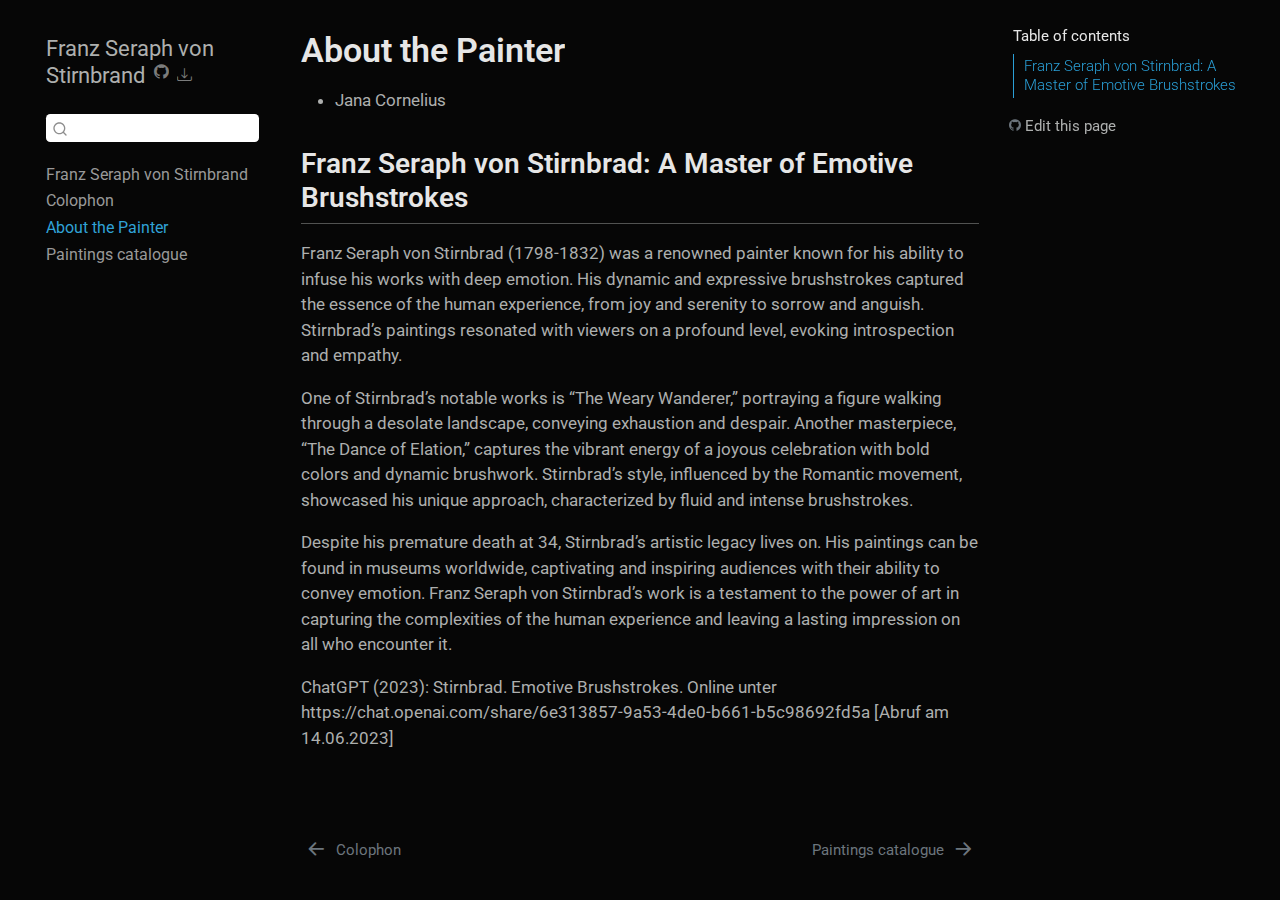
<file: docs/collection003.html>
<!DOCTYPE html>
<html xmlns="http://www.w3.org/1999/xhtml" lang="en" xml:lang="en"><head>

<meta charset="utf-8">
<meta name="generator" content="quarto-1.3.287">

<meta name="viewport" content="width=device-width, initial-scale=1.0, user-scalable=yes">


<title>Franz Seraph von Stirnbrand - About the Painter</title>
<style>
code{white-space: pre-wrap;}
span.smallcaps{font-variant: small-caps;}
div.columns{display: flex; gap: min(4vw, 1.5em);}
div.column{flex: auto; overflow-x: auto;}
div.hanging-indent{margin-left: 1.5em; text-indent: -1.5em;}
ul.task-list{list-style: none;}
ul.task-list li input[type="checkbox"] {
  width: 0.8em;
  margin: 0 0.8em 0.2em -1em; /* quarto-specific, see https://github.com/quarto-dev/quarto-cli/issues/4556 */ 
  vertical-align: middle;
}
</style>


<script src="site_libs/quarto-nav/quarto-nav.js"></script>
<script src="site_libs/quarto-nav/headroom.min.js"></script>
<script src="site_libs/clipboard/clipboard.min.js"></script>
<script src="site_libs/quarto-search/autocomplete.umd.js"></script>
<script src="site_libs/quarto-search/fuse.min.js"></script>
<script src="site_libs/quarto-search/quarto-search.js"></script>
<meta name="quarto:offset" content="./">
<link href="./paintings_stirnbrand.html" rel="next">
<link href="./colophon.html" rel="prev">
<script src="site_libs/quarto-html/quarto.js"></script>
<script src="site_libs/quarto-html/popper.min.js"></script>
<script src="site_libs/quarto-html/tippy.umd.min.js"></script>
<script src="site_libs/quarto-html/anchor.min.js"></script>
<link href="site_libs/quarto-html/tippy.css" rel="stylesheet">
<link href="site_libs/quarto-html/quarto-syntax-highlighting-dark.css" rel="stylesheet" id="quarto-text-highlighting-styles">
<script src="site_libs/bootstrap/bootstrap.min.js"></script>
<link href="site_libs/bootstrap/bootstrap-icons.css" rel="stylesheet">
<link href="site_libs/bootstrap/bootstrap.min.css" rel="stylesheet" id="quarto-bootstrap" data-mode="dark">
<script id="quarto-search-options" type="application/json">{
  "location": "sidebar",
  "copy-button": false,
  "collapse-after": 3,
  "panel-placement": "start",
  "type": "textbox",
  "limit": 20,
  "language": {
    "search-no-results-text": "No results",
    "search-matching-documents-text": "matching documents",
    "search-copy-link-title": "Copy link to search",
    "search-hide-matches-text": "Hide additional matches",
    "search-more-match-text": "more match in this document",
    "search-more-matches-text": "more matches in this document",
    "search-clear-button-title": "Clear",
    "search-detached-cancel-button-title": "Cancel",
    "search-submit-button-title": "Submit"
  }
}</script>
<script async="" src="https://hypothes.is/embed.js"></script>


</head>

<body class="nav-sidebar floating">

<div id="quarto-search-results"></div>
  <header id="quarto-header" class="headroom fixed-top">
  <nav class="quarto-secondary-nav">
    <div class="container-fluid d-flex">
      <button type="button" class="quarto-btn-toggle btn" data-bs-toggle="collapse" data-bs-target="#quarto-sidebar,#quarto-sidebar-glass" aria-controls="quarto-sidebar" aria-expanded="false" aria-label="Toggle sidebar navigation" onclick="if (window.quartoToggleHeadroom) { window.quartoToggleHeadroom(); }">
        <i class="bi bi-layout-text-sidebar-reverse"></i>
      </button>
      <nav class="quarto-page-breadcrumbs" aria-label="breadcrumb"><ol class="breadcrumb"><li class="breadcrumb-item"><a href="./collection003.html"><span class="chapter-number">3</span>&nbsp; <span class="chapter-title">About the Painter</span></a></li></ol></nav>
      <a class="flex-grow-1" role="button" data-bs-toggle="collapse" data-bs-target="#quarto-sidebar,#quarto-sidebar-glass" aria-controls="quarto-sidebar" aria-expanded="false" aria-label="Toggle sidebar navigation" onclick="if (window.quartoToggleHeadroom) { window.quartoToggleHeadroom(); }">      
      </a>
      <button type="button" class="btn quarto-search-button" aria-label="Search" onclick="window.quartoOpenSearch();">
        <i class="bi bi-search"></i>
      </button>
    </div>
  </nav>
</header>
<!-- content -->
<div id="quarto-content" class="quarto-container page-columns page-rows-contents page-layout-article">
<!-- sidebar -->
  <nav id="quarto-sidebar" class="sidebar collapse collapse-horizontal sidebar-navigation floating overflow-auto">
    <div class="pt-lg-2 mt-2 text-left sidebar-header">
    <div class="sidebar-title mb-0 py-0">
      <a href="./">Franz Seraph von Stirnbrand</a> 
        <div class="sidebar-tools-main">
    <a href="https://github.com/Janacnl/catalogue-003" title="Source Code" class="quarto-navigation-tool px-1" aria-label="Source Code"><i class="bi bi-github"></i></a>
    <div class="dropdown">
      <a href="" title="Download" id="quarto-navigation-tool-dropdown-0" class="quarto-navigation-tool dropdown-toggle px-1" data-bs-toggle="dropdown" aria-expanded="false" aria-label="Download"><i class="bi bi-download"></i></a>
      <ul class="dropdown-menu" aria-labelledby="quarto-navigation-tool-dropdown-0">
          <li>
            <a class="dropdown-item sidebar-tools-main-item" href="./Franz-Seraph-von-Stirnbrand.pdf">
              <i class="bi bi-bi-file-pdf pe-1"></i>
            Download PDF
            </a>
          </li>
          <li>
            <a class="dropdown-item sidebar-tools-main-item" href="./Franz-Seraph-von-Stirnbrand.docx">
              <i class="bi bi-bi-file-word pe-1"></i>
            Download Docx
            </a>
          </li>
          <li>
            <a class="dropdown-item sidebar-tools-main-item" href="./Franz-Seraph-von-Stirnbrand.epub">
              <i class="bi bi-bi-journal pe-1"></i>
            Download ePub
            </a>
          </li>
      </ul>
    </div>
</div>
    </div>
      </div>
        <div class="mt-2 flex-shrink-0 align-items-center">
        <div class="sidebar-search">
        <div id="quarto-search" class="" title="Search"></div>
        </div>
        </div>
    <div class="sidebar-menu-container"> 
    <ul class="list-unstyled mt-1">
        <li class="sidebar-item">
  <div class="sidebar-item-container"> 
  <a href="./index.html" class="sidebar-item-text sidebar-link"><span class="chapter-title">Franz Seraph von Stirnbrand</span></a>
  </div>
</li>
        <li class="sidebar-item">
  <div class="sidebar-item-container"> 
  <a href="./colophon.html" class="sidebar-item-text sidebar-link"><span class="chapter-title">Colophon</span></a>
  </div>
</li>
        <li class="sidebar-item">
  <div class="sidebar-item-container"> 
  <a href="./collection003.html" class="sidebar-item-text sidebar-link active"><span class="chapter-title">About the Painter</span></a>
  </div>
</li>
        <li class="sidebar-item">
  <div class="sidebar-item-container"> 
  <a href="./paintings_stirnbrand.html" class="sidebar-item-text sidebar-link"><span class="chapter-title">Paintings catalogue</span></a>
  </div>
</li>
    </ul>
    </div>
</nav>
<div id="quarto-sidebar-glass" data-bs-toggle="collapse" data-bs-target="#quarto-sidebar,#quarto-sidebar-glass"></div>
<!-- margin-sidebar -->
    <div id="quarto-margin-sidebar" class="sidebar margin-sidebar">
        <nav id="TOC" role="doc-toc" class="toc-active">
    <h2 id="toc-title">Table of contents</h2>
   
  <ul>
  <li><a href="#franz-seraph-von-stirnbrad-a-master-of-emotive-brushstrokes" id="toc-franz-seraph-von-stirnbrad-a-master-of-emotive-brushstrokes" class="nav-link active" data-scroll-target="#franz-seraph-von-stirnbrad-a-master-of-emotive-brushstrokes">Franz Seraph von Stirnbrad: A Master of Emotive Brushstrokes</a></li>
  </ul>
<div class="toc-actions"><div><i class="bi bi-github"></i></div><div class="action-links"><p><a href="https://github.com/Janacnl/catalogue-003/edit/main/collection003.qmd" class="toc-action">Edit this page</a></p></div></div></nav>
    </div>
<!-- main -->
<main class="content" id="quarto-document-content">

<header id="title-block-header" class="quarto-title-block default">
<div class="quarto-title">
<h1 class="title"><span class="chapter-title">About the Painter</span></h1>
</div>



<div class="quarto-title-meta">

    
  
    
  </div>
  

</header>

<ul>
<li>Jana Cornelius</li>
</ul>
<section id="franz-seraph-von-stirnbrad-a-master-of-emotive-brushstrokes" class="level2">
<h2 class="anchored" data-anchor-id="franz-seraph-von-stirnbrad-a-master-of-emotive-brushstrokes">Franz Seraph von Stirnbrad: A Master of Emotive Brushstrokes</h2>
<p>Franz Seraph von Stirnbrad (1798-1832) was a renowned painter known for his ability to infuse his works with deep emotion. His dynamic and expressive brushstrokes captured the essence of the human experience, from joy and serenity to sorrow and anguish. Stirnbrad’s paintings resonated with viewers on a profound level, evoking introspection and empathy.</p>
<p>One of Stirnbrad’s notable works is “The Weary Wanderer,” portraying a figure walking through a desolate landscape, conveying exhaustion and despair. Another masterpiece, “The Dance of Elation,” captures the vibrant energy of a joyous celebration with bold colors and dynamic brushwork. Stirnbrad’s style, influenced by the Romantic movement, showcased his unique approach, characterized by fluid and intense brushstrokes.</p>
<p>Despite his premature death at 34, Stirnbrad’s artistic legacy lives on. His paintings can be found in museums worldwide, captivating and inspiring audiences with their ability to convey emotion. Franz Seraph von Stirnbrad’s work is a testament to the power of art in capturing the complexities of the human experience and leaving a lasting impression on all who encounter it.</p>
<p>ChatGPT (2023): Stirnbrad. Emotive Brushstrokes. Online unter https://chat.openai.com/share/6e313857-9a53-4de0-b661-b5c98692fd5a [Abruf am 14.06.2023]</p>


</section>

</main> <!-- /main -->
<script id="quarto-html-after-body" type="application/javascript">
window.document.addEventListener("DOMContentLoaded", function (event) {
  const toggleBodyColorMode = (bsSheetEl) => {
    const mode = bsSheetEl.getAttribute("data-mode");
    const bodyEl = window.document.querySelector("body");
    if (mode === "dark") {
      bodyEl.classList.add("quarto-dark");
      bodyEl.classList.remove("quarto-light");
    } else {
      bodyEl.classList.add("quarto-light");
      bodyEl.classList.remove("quarto-dark");
    }
  }
  const toggleBodyColorPrimary = () => {
    const bsSheetEl = window.document.querySelector("link#quarto-bootstrap");
    if (bsSheetEl) {
      toggleBodyColorMode(bsSheetEl);
    }
  }
  toggleBodyColorPrimary();  
  const icon = "";
  const anchorJS = new window.AnchorJS();
  anchorJS.options = {
    placement: 'right',
    icon: icon
  };
  anchorJS.add('.anchored');
  const isCodeAnnotation = (el) => {
    for (const clz of el.classList) {
      if (clz.startsWith('code-annotation-')) {                     
        return true;
      }
    }
    return false;
  }
  const clipboard = new window.ClipboardJS('.code-copy-button', {
    text: function(trigger) {
      const codeEl = trigger.previousElementSibling.cloneNode(true);
      for (const childEl of codeEl.children) {
        if (isCodeAnnotation(childEl)) {
          childEl.remove();
        }
      }
      return codeEl.innerText;
    }
  });
  clipboard.on('success', function(e) {
    // button target
    const button = e.trigger;
    // don't keep focus
    button.blur();
    // flash "checked"
    button.classList.add('code-copy-button-checked');
    var currentTitle = button.getAttribute("title");
    button.setAttribute("title", "Copied!");
    let tooltip;
    if (window.bootstrap) {
      button.setAttribute("data-bs-toggle", "tooltip");
      button.setAttribute("data-bs-placement", "left");
      button.setAttribute("data-bs-title", "Copied!");
      tooltip = new bootstrap.Tooltip(button, 
        { trigger: "manual", 
          customClass: "code-copy-button-tooltip",
          offset: [0, -8]});
      tooltip.show();    
    }
    setTimeout(function() {
      if (tooltip) {
        tooltip.hide();
        button.removeAttribute("data-bs-title");
        button.removeAttribute("data-bs-toggle");
        button.removeAttribute("data-bs-placement");
      }
      button.setAttribute("title", currentTitle);
      button.classList.remove('code-copy-button-checked');
    }, 1000);
    // clear code selection
    e.clearSelection();
  });
  function tippyHover(el, contentFn) {
    const config = {
      allowHTML: true,
      content: contentFn,
      maxWidth: 500,
      delay: 100,
      arrow: false,
      appendTo: function(el) {
          return el.parentElement;
      },
      interactive: true,
      interactiveBorder: 10,
      theme: 'quarto',
      placement: 'bottom-start'
    };
    window.tippy(el, config); 
  }
  const noterefs = window.document.querySelectorAll('a[role="doc-noteref"]');
  for (var i=0; i<noterefs.length; i++) {
    const ref = noterefs[i];
    tippyHover(ref, function() {
      // use id or data attribute instead here
      let href = ref.getAttribute('data-footnote-href') || ref.getAttribute('href');
      try { href = new URL(href).hash; } catch {}
      const id = href.replace(/^#\/?/, "");
      const note = window.document.getElementById(id);
      return note.innerHTML;
    });
  }
      let selectedAnnoteEl;
      const selectorForAnnotation = ( cell, annotation) => {
        let cellAttr = 'data-code-cell="' + cell + '"';
        let lineAttr = 'data-code-annotation="' +  annotation + '"';
        const selector = 'span[' + cellAttr + '][' + lineAttr + ']';
        return selector;
      }
      const selectCodeLines = (annoteEl) => {
        const doc = window.document;
        const targetCell = annoteEl.getAttribute("data-target-cell");
        const targetAnnotation = annoteEl.getAttribute("data-target-annotation");
        const annoteSpan = window.document.querySelector(selectorForAnnotation(targetCell, targetAnnotation));
        const lines = annoteSpan.getAttribute("data-code-lines").split(",");
        const lineIds = lines.map((line) => {
          return targetCell + "-" + line;
        })
        let top = null;
        let height = null;
        let parent = null;
        if (lineIds.length > 0) {
            //compute the position of the single el (top and bottom and make a div)
            const el = window.document.getElementById(lineIds[0]);
            top = el.offsetTop;
            height = el.offsetHeight;
            parent = el.parentElement.parentElement;
          if (lineIds.length > 1) {
            const lastEl = window.document.getElementById(lineIds[lineIds.length - 1]);
            const bottom = lastEl.offsetTop + lastEl.offsetHeight;
            height = bottom - top;
          }
          if (top !== null && height !== null && parent !== null) {
            // cook up a div (if necessary) and position it 
            let div = window.document.getElementById("code-annotation-line-highlight");
            if (div === null) {
              div = window.document.createElement("div");
              div.setAttribute("id", "code-annotation-line-highlight");
              div.style.position = 'absolute';
              parent.appendChild(div);
            }
            div.style.top = top - 2 + "px";
            div.style.height = height + 4 + "px";
            let gutterDiv = window.document.getElementById("code-annotation-line-highlight-gutter");
            if (gutterDiv === null) {
              gutterDiv = window.document.createElement("div");
              gutterDiv.setAttribute("id", "code-annotation-line-highlight-gutter");
              gutterDiv.style.position = 'absolute';
              const codeCell = window.document.getElementById(targetCell);
              const gutter = codeCell.querySelector('.code-annotation-gutter');
              gutter.appendChild(gutterDiv);
            }
            gutterDiv.style.top = top - 2 + "px";
            gutterDiv.style.height = height + 4 + "px";
          }
          selectedAnnoteEl = annoteEl;
        }
      };
      const unselectCodeLines = () => {
        const elementsIds = ["code-annotation-line-highlight", "code-annotation-line-highlight-gutter"];
        elementsIds.forEach((elId) => {
          const div = window.document.getElementById(elId);
          if (div) {
            div.remove();
          }
        });
        selectedAnnoteEl = undefined;
      };
      // Attach click handler to the DT
      const annoteDls = window.document.querySelectorAll('dt[data-target-cell]');
      for (const annoteDlNode of annoteDls) {
        annoteDlNode.addEventListener('click', (event) => {
          const clickedEl = event.target;
          if (clickedEl !== selectedAnnoteEl) {
            unselectCodeLines();
            const activeEl = window.document.querySelector('dt[data-target-cell].code-annotation-active');
            if (activeEl) {
              activeEl.classList.remove('code-annotation-active');
            }
            selectCodeLines(clickedEl);
            clickedEl.classList.add('code-annotation-active');
          } else {
            // Unselect the line
            unselectCodeLines();
            clickedEl.classList.remove('code-annotation-active');
          }
        });
      }
  const findCites = (el) => {
    const parentEl = el.parentElement;
    if (parentEl) {
      const cites = parentEl.dataset.cites;
      if (cites) {
        return {
          el,
          cites: cites.split(' ')
        };
      } else {
        return findCites(el.parentElement)
      }
    } else {
      return undefined;
    }
  };
  var bibliorefs = window.document.querySelectorAll('a[role="doc-biblioref"]');
  for (var i=0; i<bibliorefs.length; i++) {
    const ref = bibliorefs[i];
    const citeInfo = findCites(ref);
    if (citeInfo) {
      tippyHover(citeInfo.el, function() {
        var popup = window.document.createElement('div');
        citeInfo.cites.forEach(function(cite) {
          var citeDiv = window.document.createElement('div');
          citeDiv.classList.add('hanging-indent');
          citeDiv.classList.add('csl-entry');
          var biblioDiv = window.document.getElementById('ref-' + cite);
          if (biblioDiv) {
            citeDiv.innerHTML = biblioDiv.innerHTML;
          }
          popup.appendChild(citeDiv);
        });
        return popup.innerHTML;
      });
    }
  }
});
</script>
<nav class="page-navigation">
  <div class="nav-page nav-page-previous">
      <a href="./colophon.html" class="pagination-link">
        <i class="bi bi-arrow-left-short"></i> <span class="nav-page-text"><span class="chapter-title">Colophon</span></span>
      </a>          
  </div>
  <div class="nav-page nav-page-next">
      <a href="./paintings_stirnbrand.html" class="pagination-link">
        <span class="nav-page-text"><span class="chapter-title">Paintings catalogue</span></span> <i class="bi bi-arrow-right-short"></i>
      </a>
  </div>
</nav>
</div> <!-- /content -->



</body></html>
</file>
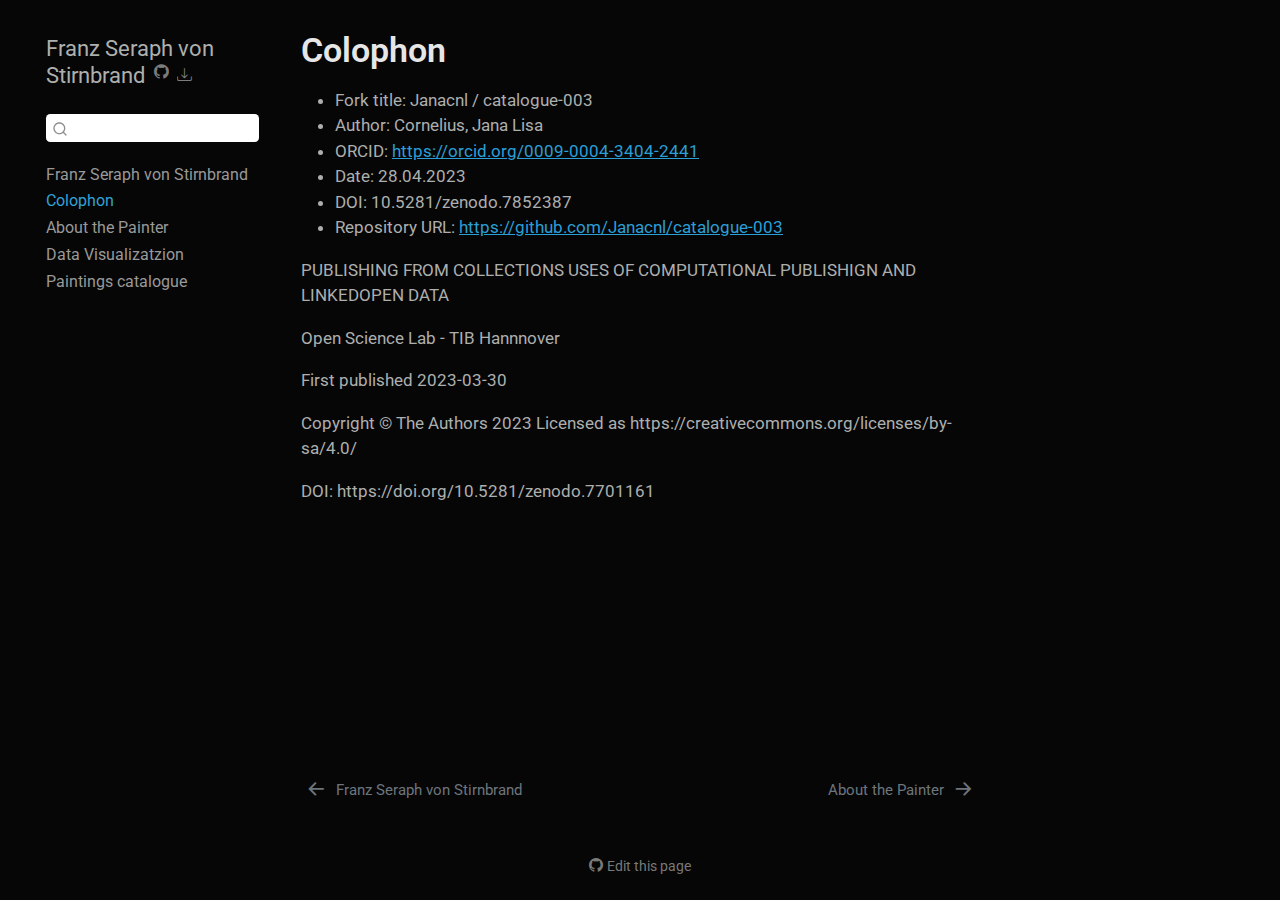
<file: docs/colophon.html>
<!DOCTYPE html>
<html xmlns="http://www.w3.org/1999/xhtml" lang="en" xml:lang="en"><head>

<meta charset="utf-8">
<meta name="generator" content="quarto-1.3.287">

<meta name="viewport" content="width=device-width, initial-scale=1.0, user-scalable=yes">


<title>Franz Seraph von Stirnbrand - Colophon</title>
<style>
code{white-space: pre-wrap;}
span.smallcaps{font-variant: small-caps;}
div.columns{display: flex; gap: min(4vw, 1.5em);}
div.column{flex: auto; overflow-x: auto;}
div.hanging-indent{margin-left: 1.5em; text-indent: -1.5em;}
ul.task-list{list-style: none;}
ul.task-list li input[type="checkbox"] {
  width: 0.8em;
  margin: 0 0.8em 0.2em -1em; /* quarto-specific, see https://github.com/quarto-dev/quarto-cli/issues/4556 */ 
  vertical-align: middle;
}
</style>


<script src="site_libs/quarto-nav/quarto-nav.js"></script>
<script src="site_libs/quarto-nav/headroom.min.js"></script>
<script src="site_libs/clipboard/clipboard.min.js"></script>
<script src="site_libs/quarto-search/autocomplete.umd.js"></script>
<script src="site_libs/quarto-search/fuse.min.js"></script>
<script src="site_libs/quarto-search/quarto-search.js"></script>
<meta name="quarto:offset" content="./">
<link href="./collection003.html" rel="next">
<link href="./index.html" rel="prev">
<script src="site_libs/quarto-html/quarto.js"></script>
<script src="site_libs/quarto-html/popper.min.js"></script>
<script src="site_libs/quarto-html/tippy.umd.min.js"></script>
<script src="site_libs/quarto-html/anchor.min.js"></script>
<link href="site_libs/quarto-html/tippy.css" rel="stylesheet">
<link href="site_libs/quarto-html/quarto-syntax-highlighting-dark.css" rel="stylesheet" id="quarto-text-highlighting-styles">
<script src="site_libs/bootstrap/bootstrap.min.js"></script>
<link href="site_libs/bootstrap/bootstrap-icons.css" rel="stylesheet">
<link href="site_libs/bootstrap/bootstrap.min.css" rel="stylesheet" id="quarto-bootstrap" data-mode="dark">
<script id="quarto-search-options" type="application/json">{
  "location": "sidebar",
  "copy-button": false,
  "collapse-after": 3,
  "panel-placement": "start",
  "type": "textbox",
  "limit": 20,
  "language": {
    "search-no-results-text": "No results",
    "search-matching-documents-text": "matching documents",
    "search-copy-link-title": "Copy link to search",
    "search-hide-matches-text": "Hide additional matches",
    "search-more-match-text": "more match in this document",
    "search-more-matches-text": "more matches in this document",
    "search-clear-button-title": "Clear",
    "search-detached-cancel-button-title": "Cancel",
    "search-submit-button-title": "Submit"
  }
}</script>
<script async="" src="https://hypothes.is/embed.js"></script>


</head>

<body class="nav-sidebar floating">

<div id="quarto-search-results"></div>
  <header id="quarto-header" class="headroom fixed-top">
  <nav class="quarto-secondary-nav">
    <div class="container-fluid d-flex">
      <button type="button" class="quarto-btn-toggle btn" data-bs-toggle="collapse" data-bs-target="#quarto-sidebar,#quarto-sidebar-glass" aria-controls="quarto-sidebar" aria-expanded="false" aria-label="Toggle sidebar navigation" onclick="if (window.quartoToggleHeadroom) { window.quartoToggleHeadroom(); }">
        <i class="bi bi-layout-text-sidebar-reverse"></i>
      </button>
      <nav class="quarto-page-breadcrumbs" aria-label="breadcrumb"><ol class="breadcrumb"><li class="breadcrumb-item"><a href="./colophon.html"><span class="chapter-number">2</span>&nbsp; <span class="chapter-title">Colophon</span></a></li></ol></nav>
      <a class="flex-grow-1" role="button" data-bs-toggle="collapse" data-bs-target="#quarto-sidebar,#quarto-sidebar-glass" aria-controls="quarto-sidebar" aria-expanded="false" aria-label="Toggle sidebar navigation" onclick="if (window.quartoToggleHeadroom) { window.quartoToggleHeadroom(); }">      
      </a>
      <button type="button" class="btn quarto-search-button" aria-label="Search" onclick="window.quartoOpenSearch();">
        <i class="bi bi-search"></i>
      </button>
    </div>
  </nav>
</header>
<!-- content -->
<div id="quarto-content" class="quarto-container page-columns page-rows-contents page-layout-article">
<!-- sidebar -->
  <nav id="quarto-sidebar" class="sidebar collapse collapse-horizontal sidebar-navigation floating overflow-auto">
    <div class="pt-lg-2 mt-2 text-left sidebar-header">
    <div class="sidebar-title mb-0 py-0">
      <a href="./">Franz Seraph von Stirnbrand</a> 
        <div class="sidebar-tools-main">
    <a href="https://github.com/Janacnl/catalogue-003" title="Source Code" class="quarto-navigation-tool px-1" aria-label="Source Code"><i class="bi bi-github"></i></a>
    <div class="dropdown">
      <a href="" title="Download" id="quarto-navigation-tool-dropdown-0" class="quarto-navigation-tool dropdown-toggle px-1" data-bs-toggle="dropdown" aria-expanded="false" aria-label="Download"><i class="bi bi-download"></i></a>
      <ul class="dropdown-menu" aria-labelledby="quarto-navigation-tool-dropdown-0">
          <li>
            <a class="dropdown-item sidebar-tools-main-item" href="./Franz-Seraph-von-Stirnbrand.pdf">
              <i class="bi bi-bi-file-pdf pe-1"></i>
            Download PDF
            </a>
          </li>
          <li>
            <a class="dropdown-item sidebar-tools-main-item" href="./Franz-Seraph-von-Stirnbrand.docx">
              <i class="bi bi-bi-file-word pe-1"></i>
            Download Docx
            </a>
          </li>
          <li>
            <a class="dropdown-item sidebar-tools-main-item" href="./Franz-Seraph-von-Stirnbrand.epub">
              <i class="bi bi-bi-journal pe-1"></i>
            Download ePub
            </a>
          </li>
      </ul>
    </div>
</div>
    </div>
      </div>
        <div class="mt-2 flex-shrink-0 align-items-center">
        <div class="sidebar-search">
        <div id="quarto-search" class="" title="Search"></div>
        </div>
        </div>
    <div class="sidebar-menu-container"> 
    <ul class="list-unstyled mt-1">
        <li class="sidebar-item">
  <div class="sidebar-item-container"> 
  <a href="./index.html" class="sidebar-item-text sidebar-link"><span class="chapter-title">Franz Seraph von Stirnbrand</span></a>
  </div>
</li>
        <li class="sidebar-item">
  <div class="sidebar-item-container"> 
  <a href="./colophon.html" class="sidebar-item-text sidebar-link active"><span class="chapter-title">Colophon</span></a>
  </div>
</li>
        <li class="sidebar-item">
  <div class="sidebar-item-container"> 
  <a href="./collection003.html" class="sidebar-item-text sidebar-link"><span class="chapter-title">About the Painter</span></a>
  </div>
</li>
        <li class="sidebar-item">
  <div class="sidebar-item-container"> 
  <a href="./dataviz.html" class="sidebar-item-text sidebar-link"><span class="chapter-title">Data Visualizatzion</span></a>
  </div>
</li>
        <li class="sidebar-item">
  <div class="sidebar-item-container"> 
  <a href="./paintings_stirnbrand.html" class="sidebar-item-text sidebar-link"><span class="chapter-title">Paintings catalogue</span></a>
  </div>
</li>
    </ul>
    </div>
</nav>
<div id="quarto-sidebar-glass" data-bs-toggle="collapse" data-bs-target="#quarto-sidebar,#quarto-sidebar-glass"></div>
<!-- margin-sidebar -->
    <div id="quarto-margin-sidebar" class="sidebar margin-sidebar">
        
    </div>
<!-- main -->
<main class="content" id="quarto-document-content">

<header id="title-block-header" class="quarto-title-block default">
<div class="quarto-title">
<h1 class="title"><span class="chapter-title">Colophon</span></h1>
</div>



<div class="quarto-title-meta">

    
  
    
  </div>
  

</header>

<ul>
<li>Fork title: Janacnl / catalogue-003</li>
<li>Author: Cornelius, Jana Lisa</li>
<li>ORCID: <a href="https://orcid.org/0009-0004-3404-2441" class="uri">https://orcid.org/0009-0004-3404-2441</a></li>
<li>Date: 28.04.2023</li>
<li>DOI: 10.5281/zenodo.7852387</li>
<li>Repository URL: <a href="https://github.com/Janacnl/catalogue-003" class="uri">https://github.com/Janacnl/catalogue-003</a></li>
</ul>
<p>PUBLISHING FROM COLLECTIONS USES OF COMPUTATIONAL PUBLISHIGN AND LINKEDOPEN DATA</p>
<p>Open Science Lab - TIB Hannnover</p>
<p>First published 2023-03-30</p>
<p>Copyright © The Authors 2023 Licensed as https://creativecommons.org/licenses/by-sa/4.0/</p>
<p>DOI: https://doi.org/10.5281/zenodo.7701161</p>



</main> <!-- /main -->
<script id="quarto-html-after-body" type="application/javascript">
window.document.addEventListener("DOMContentLoaded", function (event) {
  const toggleBodyColorMode = (bsSheetEl) => {
    const mode = bsSheetEl.getAttribute("data-mode");
    const bodyEl = window.document.querySelector("body");
    if (mode === "dark") {
      bodyEl.classList.add("quarto-dark");
      bodyEl.classList.remove("quarto-light");
    } else {
      bodyEl.classList.add("quarto-light");
      bodyEl.classList.remove("quarto-dark");
    }
  }
  const toggleBodyColorPrimary = () => {
    const bsSheetEl = window.document.querySelector("link#quarto-bootstrap");
    if (bsSheetEl) {
      toggleBodyColorMode(bsSheetEl);
    }
  }
  toggleBodyColorPrimary();  
  const icon = "";
  const anchorJS = new window.AnchorJS();
  anchorJS.options = {
    placement: 'right',
    icon: icon
  };
  anchorJS.add('.anchored');
  const isCodeAnnotation = (el) => {
    for (const clz of el.classList) {
      if (clz.startsWith('code-annotation-')) {                     
        return true;
      }
    }
    return false;
  }
  const clipboard = new window.ClipboardJS('.code-copy-button', {
    text: function(trigger) {
      const codeEl = trigger.previousElementSibling.cloneNode(true);
      for (const childEl of codeEl.children) {
        if (isCodeAnnotation(childEl)) {
          childEl.remove();
        }
      }
      return codeEl.innerText;
    }
  });
  clipboard.on('success', function(e) {
    // button target
    const button = e.trigger;
    // don't keep focus
    button.blur();
    // flash "checked"
    button.classList.add('code-copy-button-checked');
    var currentTitle = button.getAttribute("title");
    button.setAttribute("title", "Copied!");
    let tooltip;
    if (window.bootstrap) {
      button.setAttribute("data-bs-toggle", "tooltip");
      button.setAttribute("data-bs-placement", "left");
      button.setAttribute("data-bs-title", "Copied!");
      tooltip = new bootstrap.Tooltip(button, 
        { trigger: "manual", 
          customClass: "code-copy-button-tooltip",
          offset: [0, -8]});
      tooltip.show();    
    }
    setTimeout(function() {
      if (tooltip) {
        tooltip.hide();
        button.removeAttribute("data-bs-title");
        button.removeAttribute("data-bs-toggle");
        button.removeAttribute("data-bs-placement");
      }
      button.setAttribute("title", currentTitle);
      button.classList.remove('code-copy-button-checked');
    }, 1000);
    // clear code selection
    e.clearSelection();
  });
  function tippyHover(el, contentFn) {
    const config = {
      allowHTML: true,
      content: contentFn,
      maxWidth: 500,
      delay: 100,
      arrow: false,
      appendTo: function(el) {
          return el.parentElement;
      },
      interactive: true,
      interactiveBorder: 10,
      theme: 'quarto',
      placement: 'bottom-start'
    };
    window.tippy(el, config); 
  }
  const noterefs = window.document.querySelectorAll('a[role="doc-noteref"]');
  for (var i=0; i<noterefs.length; i++) {
    const ref = noterefs[i];
    tippyHover(ref, function() {
      // use id or data attribute instead here
      let href = ref.getAttribute('data-footnote-href') || ref.getAttribute('href');
      try { href = new URL(href).hash; } catch {}
      const id = href.replace(/^#\/?/, "");
      const note = window.document.getElementById(id);
      return note.innerHTML;
    });
  }
      let selectedAnnoteEl;
      const selectorForAnnotation = ( cell, annotation) => {
        let cellAttr = 'data-code-cell="' + cell + '"';
        let lineAttr = 'data-code-annotation="' +  annotation + '"';
        const selector = 'span[' + cellAttr + '][' + lineAttr + ']';
        return selector;
      }
      const selectCodeLines = (annoteEl) => {
        const doc = window.document;
        const targetCell = annoteEl.getAttribute("data-target-cell");
        const targetAnnotation = annoteEl.getAttribute("data-target-annotation");
        const annoteSpan = window.document.querySelector(selectorForAnnotation(targetCell, targetAnnotation));
        const lines = annoteSpan.getAttribute("data-code-lines").split(",");
        const lineIds = lines.map((line) => {
          return targetCell + "-" + line;
        })
        let top = null;
        let height = null;
        let parent = null;
        if (lineIds.length > 0) {
            //compute the position of the single el (top and bottom and make a div)
            const el = window.document.getElementById(lineIds[0]);
            top = el.offsetTop;
            height = el.offsetHeight;
            parent = el.parentElement.parentElement;
          if (lineIds.length > 1) {
            const lastEl = window.document.getElementById(lineIds[lineIds.length - 1]);
            const bottom = lastEl.offsetTop + lastEl.offsetHeight;
            height = bottom - top;
          }
          if (top !== null && height !== null && parent !== null) {
            // cook up a div (if necessary) and position it 
            let div = window.document.getElementById("code-annotation-line-highlight");
            if (div === null) {
              div = window.document.createElement("div");
              div.setAttribute("id", "code-annotation-line-highlight");
              div.style.position = 'absolute';
              parent.appendChild(div);
            }
            div.style.top = top - 2 + "px";
            div.style.height = height + 4 + "px";
            let gutterDiv = window.document.getElementById("code-annotation-line-highlight-gutter");
            if (gutterDiv === null) {
              gutterDiv = window.document.createElement("div");
              gutterDiv.setAttribute("id", "code-annotation-line-highlight-gutter");
              gutterDiv.style.position = 'absolute';
              const codeCell = window.document.getElementById(targetCell);
              const gutter = codeCell.querySelector('.code-annotation-gutter');
              gutter.appendChild(gutterDiv);
            }
            gutterDiv.style.top = top - 2 + "px";
            gutterDiv.style.height = height + 4 + "px";
          }
          selectedAnnoteEl = annoteEl;
        }
      };
      const unselectCodeLines = () => {
        const elementsIds = ["code-annotation-line-highlight", "code-annotation-line-highlight-gutter"];
        elementsIds.forEach((elId) => {
          const div = window.document.getElementById(elId);
          if (div) {
            div.remove();
          }
        });
        selectedAnnoteEl = undefined;
      };
      // Attach click handler to the DT
      const annoteDls = window.document.querySelectorAll('dt[data-target-cell]');
      for (const annoteDlNode of annoteDls) {
        annoteDlNode.addEventListener('click', (event) => {
          const clickedEl = event.target;
          if (clickedEl !== selectedAnnoteEl) {
            unselectCodeLines();
            const activeEl = window.document.querySelector('dt[data-target-cell].code-annotation-active');
            if (activeEl) {
              activeEl.classList.remove('code-annotation-active');
            }
            selectCodeLines(clickedEl);
            clickedEl.classList.add('code-annotation-active');
          } else {
            // Unselect the line
            unselectCodeLines();
            clickedEl.classList.remove('code-annotation-active');
          }
        });
      }
  const findCites = (el) => {
    const parentEl = el.parentElement;
    if (parentEl) {
      const cites = parentEl.dataset.cites;
      if (cites) {
        return {
          el,
          cites: cites.split(' ')
        };
      } else {
        return findCites(el.parentElement)
      }
    } else {
      return undefined;
    }
  };
  var bibliorefs = window.document.querySelectorAll('a[role="doc-biblioref"]');
  for (var i=0; i<bibliorefs.length; i++) {
    const ref = bibliorefs[i];
    const citeInfo = findCites(ref);
    if (citeInfo) {
      tippyHover(citeInfo.el, function() {
        var popup = window.document.createElement('div');
        citeInfo.cites.forEach(function(cite) {
          var citeDiv = window.document.createElement('div');
          citeDiv.classList.add('hanging-indent');
          citeDiv.classList.add('csl-entry');
          var biblioDiv = window.document.getElementById('ref-' + cite);
          if (biblioDiv) {
            citeDiv.innerHTML = biblioDiv.innerHTML;
          }
          popup.appendChild(citeDiv);
        });
        return popup.innerHTML;
      });
    }
  }
});
</script>
<nav class="page-navigation">
  <div class="nav-page nav-page-previous">
      <a href="./index.html" class="pagination-link">
        <i class="bi bi-arrow-left-short"></i> <span class="nav-page-text"><span class="chapter-title">Franz Seraph von Stirnbrand</span></span>
      </a>          
  </div>
  <div class="nav-page nav-page-next">
      <a href="./collection003.html" class="pagination-link">
        <span class="nav-page-text"><span class="chapter-title">About the Painter</span></span> <i class="bi bi-arrow-right-short"></i>
      </a>
  </div>
</nav>
</div> <!-- /content -->



<footer class="footer"><div class="nav-footer"><div class="nav-footer-center"><div class="toc-actions"><div><i class="bi bi-github"></i></div><div class="action-links"><p><a href="https://github.dev/Janacnl/catalogue-003/blob/main/colophon.ipynb" class="toc-action">Edit this page</a></p></div></div></div></div></footer></body></html>
</file>
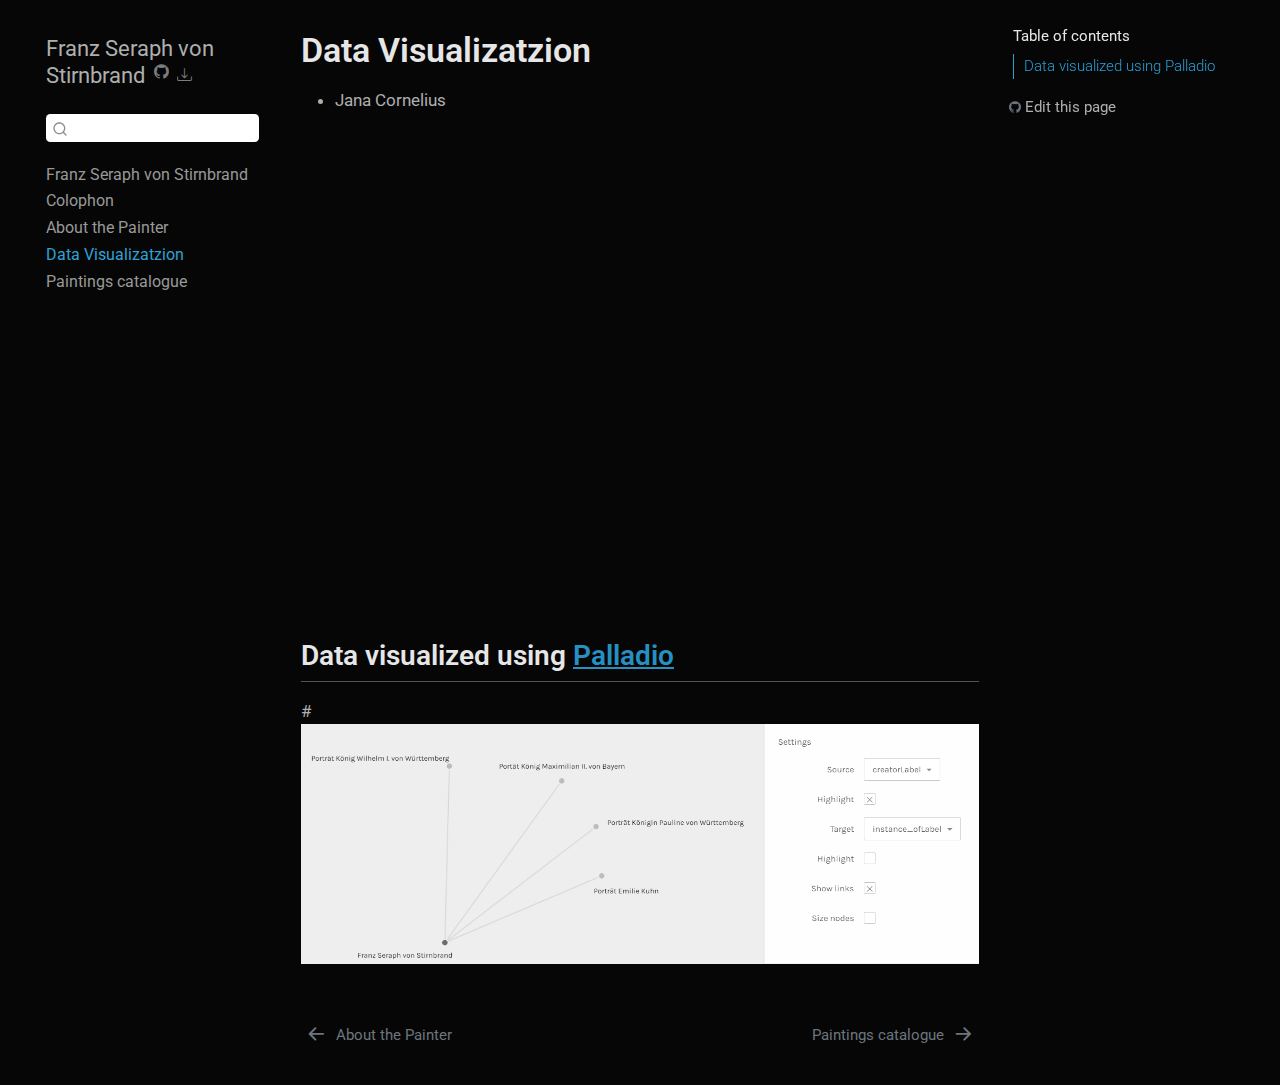
<file: docs/dataviz.html>
<!DOCTYPE html>
<html xmlns="http://www.w3.org/1999/xhtml" lang="en" xml:lang="en"><head>

<meta charset="utf-8">
<meta name="generator" content="quarto-1.3.287">

<meta name="viewport" content="width=device-width, initial-scale=1.0, user-scalable=yes">


<title>Franz Seraph von Stirnbrand - Data Visualizatzion</title>
<style>
code{white-space: pre-wrap;}
span.smallcaps{font-variant: small-caps;}
div.columns{display: flex; gap: min(4vw, 1.5em);}
div.column{flex: auto; overflow-x: auto;}
div.hanging-indent{margin-left: 1.5em; text-indent: -1.5em;}
ul.task-list{list-style: none;}
ul.task-list li input[type="checkbox"] {
  width: 0.8em;
  margin: 0 0.8em 0.2em -1em; /* quarto-specific, see https://github.com/quarto-dev/quarto-cli/issues/4556 */ 
  vertical-align: middle;
}
</style>


<script src="site_libs/quarto-nav/quarto-nav.js"></script>
<script src="site_libs/quarto-nav/headroom.min.js"></script>
<script src="site_libs/clipboard/clipboard.min.js"></script>
<script src="site_libs/quarto-search/autocomplete.umd.js"></script>
<script src="site_libs/quarto-search/fuse.min.js"></script>
<script src="site_libs/quarto-search/quarto-search.js"></script>
<meta name="quarto:offset" content="./">
<link href="./paintings_stirnbrand.html" rel="next">
<link href="./collection003.html" rel="prev">
<script src="site_libs/quarto-html/quarto.js"></script>
<script src="site_libs/quarto-html/popper.min.js"></script>
<script src="site_libs/quarto-html/tippy.umd.min.js"></script>
<script src="site_libs/quarto-html/anchor.min.js"></script>
<link href="site_libs/quarto-html/tippy.css" rel="stylesheet">
<link href="site_libs/quarto-html/quarto-syntax-highlighting-dark.css" rel="stylesheet" id="quarto-text-highlighting-styles">
<script src="site_libs/bootstrap/bootstrap.min.js"></script>
<link href="site_libs/bootstrap/bootstrap-icons.css" rel="stylesheet">
<link href="site_libs/bootstrap/bootstrap.min.css" rel="stylesheet" id="quarto-bootstrap" data-mode="dark">
<script id="quarto-search-options" type="application/json">{
  "location": "sidebar",
  "copy-button": false,
  "collapse-after": 3,
  "panel-placement": "start",
  "type": "textbox",
  "limit": 20,
  "language": {
    "search-no-results-text": "No results",
    "search-matching-documents-text": "matching documents",
    "search-copy-link-title": "Copy link to search",
    "search-hide-matches-text": "Hide additional matches",
    "search-more-match-text": "more match in this document",
    "search-more-matches-text": "more matches in this document",
    "search-clear-button-title": "Clear",
    "search-detached-cancel-button-title": "Cancel",
    "search-submit-button-title": "Submit"
  }
}</script>
<script async="" src="https://hypothes.is/embed.js"></script>


</head>

<body class="nav-sidebar floating">

<div id="quarto-search-results"></div>
  <header id="quarto-header" class="headroom fixed-top">
  <nav class="quarto-secondary-nav">
    <div class="container-fluid d-flex">
      <button type="button" class="quarto-btn-toggle btn" data-bs-toggle="collapse" data-bs-target="#quarto-sidebar,#quarto-sidebar-glass" aria-controls="quarto-sidebar" aria-expanded="false" aria-label="Toggle sidebar navigation" onclick="if (window.quartoToggleHeadroom) { window.quartoToggleHeadroom(); }">
        <i class="bi bi-layout-text-sidebar-reverse"></i>
      </button>
      <nav class="quarto-page-breadcrumbs" aria-label="breadcrumb"><ol class="breadcrumb"><li class="breadcrumb-item"><a href="./dataviz.html"><span class="chapter-number">4</span>&nbsp; <span class="chapter-title">Data Visualizatzion</span></a></li></ol></nav>
      <a class="flex-grow-1" role="button" data-bs-toggle="collapse" data-bs-target="#quarto-sidebar,#quarto-sidebar-glass" aria-controls="quarto-sidebar" aria-expanded="false" aria-label="Toggle sidebar navigation" onclick="if (window.quartoToggleHeadroom) { window.quartoToggleHeadroom(); }">      
      </a>
      <button type="button" class="btn quarto-search-button" aria-label="Search" onclick="window.quartoOpenSearch();">
        <i class="bi bi-search"></i>
      </button>
    </div>
  </nav>
</header>
<!-- content -->
<div id="quarto-content" class="quarto-container page-columns page-rows-contents page-layout-article">
<!-- sidebar -->
  <nav id="quarto-sidebar" class="sidebar collapse collapse-horizontal sidebar-navigation floating overflow-auto">
    <div class="pt-lg-2 mt-2 text-left sidebar-header">
    <div class="sidebar-title mb-0 py-0">
      <a href="./">Franz Seraph von Stirnbrand</a> 
        <div class="sidebar-tools-main">
    <a href="https://github.com/Janacnl/catalogue-003" title="Source Code" class="quarto-navigation-tool px-1" aria-label="Source Code"><i class="bi bi-github"></i></a>
    <div class="dropdown">
      <a href="" title="Download" id="quarto-navigation-tool-dropdown-0" class="quarto-navigation-tool dropdown-toggle px-1" data-bs-toggle="dropdown" aria-expanded="false" aria-label="Download"><i class="bi bi-download"></i></a>
      <ul class="dropdown-menu" aria-labelledby="quarto-navigation-tool-dropdown-0">
          <li>
            <a class="dropdown-item sidebar-tools-main-item" href="./Franz-Seraph-von-Stirnbrand.pdf">
              <i class="bi bi-bi-file-pdf pe-1"></i>
            Download PDF
            </a>
          </li>
          <li>
            <a class="dropdown-item sidebar-tools-main-item" href="./Franz-Seraph-von-Stirnbrand.docx">
              <i class="bi bi-bi-file-word pe-1"></i>
            Download Docx
            </a>
          </li>
          <li>
            <a class="dropdown-item sidebar-tools-main-item" href="./Franz-Seraph-von-Stirnbrand.epub">
              <i class="bi bi-bi-journal pe-1"></i>
            Download ePub
            </a>
          </li>
      </ul>
    </div>
</div>
    </div>
      </div>
        <div class="mt-2 flex-shrink-0 align-items-center">
        <div class="sidebar-search">
        <div id="quarto-search" class="" title="Search"></div>
        </div>
        </div>
    <div class="sidebar-menu-container"> 
    <ul class="list-unstyled mt-1">
        <li class="sidebar-item">
  <div class="sidebar-item-container"> 
  <a href="./index.html" class="sidebar-item-text sidebar-link"><span class="chapter-title">Franz Seraph von Stirnbrand</span></a>
  </div>
</li>
        <li class="sidebar-item">
  <div class="sidebar-item-container"> 
  <a href="./colophon.html" class="sidebar-item-text sidebar-link"><span class="chapter-title">Colophon</span></a>
  </div>
</li>
        <li class="sidebar-item">
  <div class="sidebar-item-container"> 
  <a href="./collection003.html" class="sidebar-item-text sidebar-link"><span class="chapter-title">About the Painter</span></a>
  </div>
</li>
        <li class="sidebar-item">
  <div class="sidebar-item-container"> 
  <a href="./dataviz.html" class="sidebar-item-text sidebar-link active"><span class="chapter-title">Data Visualizatzion</span></a>
  </div>
</li>
        <li class="sidebar-item">
  <div class="sidebar-item-container"> 
  <a href="./paintings_stirnbrand.html" class="sidebar-item-text sidebar-link"><span class="chapter-title">Paintings catalogue</span></a>
  </div>
</li>
    </ul>
    </div>
</nav>
<div id="quarto-sidebar-glass" data-bs-toggle="collapse" data-bs-target="#quarto-sidebar,#quarto-sidebar-glass"></div>
<!-- margin-sidebar -->
    <div id="quarto-margin-sidebar" class="sidebar margin-sidebar">
        <nav id="TOC" role="doc-toc" class="toc-active">
    <h2 id="toc-title">Table of contents</h2>
   
  <ul>
  <li><a href="#data-visualized-using-palladio" id="toc-data-visualized-using-palladio" class="nav-link active" data-scroll-target="#data-visualized-using-palladio">Data visualized using Palladio</a></li>
  </ul>
<div class="toc-actions"><div><i class="bi bi-github"></i></div><div class="action-links"><p><a href="https://github.com/Janacnl/catalogue-003/edit/main/dataviz.qmd" class="toc-action">Edit this page</a></p></div></div></nav>
    </div>
<!-- main -->
<main class="content" id="quarto-document-content">

<header id="title-block-header" class="quarto-title-block default">
<div class="quarto-title">
<h1 class="title"><span class="chapter-title">Data Visualizatzion</span></h1>
</div>



<div class="quarto-title-meta">

    
  
    
  </div>
  

</header>

<ul>
<li>Jana Cornelius</li>
</ul>
<div>
<iframe style="width: 100%; height: 50vh; border: none;" src="https://query.wikidata.org/embed.html#%23defaultView%3AGraph%0ASELECT%20%3Finstance_of%20%3Finstance_ofLabel%20%3Fcreator%20%3FcreatorLabel%20%3Finception%20%3Fcopyright_status%20%3Fcopyright_statusLabel%20%3Fimage%20%3Fdepicts%20%3FdepictsLabel%20WHERE%20%7B%0A%20%20SERVICE%20wikibase%3Alabel%20%7B%20bd%3AserviceParam%20wikibase%3Alanguage%20%22%5BAUTO_LANGUAGE%5D%2Cen%22.%20%7D%0A%20%20%3Finstance_of%20wdt%3AP31%20wd%3AQ134307%3B%0A%20%20%20%20wdt%3AP170%20wd%3AQ119228937%2C%20%3Fcreator.%0A%20%20OPTIONAL%20%7B%20%3Finstance_of%20wdt%3AP571%20%3Finception.%20%7D%0A%20%20OPTIONAL%20%7B%20%3Finstance_of%20wdt%3AP6216%20%3Fcopyright_status.%20%7D%0A%20%20OPTIONAL%20%7B%20%3Finstance_of%20wdt%3AP18%20%3Fimage.%20%7D%0A%20%20OPTIONAL%20%7B%20%3Finstance_of%20wdt%3AP180%20%3Fdepicts.%20%7D%0A%7D%0ALIMIT%20100%0A" referrerpolicy="origin" sandbox="allow-scripts allow-same-origin allow-popups">
</iframe>
</div>
<section id="data-visualized-using-palladio" class="level2">
<h2 class="anchored" data-anchor-id="data-visualized-using-palladio">Data visualized using <a href="http://hdlab.stanford.edu/palladio/">Palladio</a></h2>
<p>#<img src="palladio_viz.png" class="quarto-discovered-preview-image img-fluid"></p>


</section>

</main> <!-- /main -->
<script id="quarto-html-after-body" type="application/javascript">
window.document.addEventListener("DOMContentLoaded", function (event) {
  const toggleBodyColorMode = (bsSheetEl) => {
    const mode = bsSheetEl.getAttribute("data-mode");
    const bodyEl = window.document.querySelector("body");
    if (mode === "dark") {
      bodyEl.classList.add("quarto-dark");
      bodyEl.classList.remove("quarto-light");
    } else {
      bodyEl.classList.add("quarto-light");
      bodyEl.classList.remove("quarto-dark");
    }
  }
  const toggleBodyColorPrimary = () => {
    const bsSheetEl = window.document.querySelector("link#quarto-bootstrap");
    if (bsSheetEl) {
      toggleBodyColorMode(bsSheetEl);
    }
  }
  toggleBodyColorPrimary();  
  const icon = "";
  const anchorJS = new window.AnchorJS();
  anchorJS.options = {
    placement: 'right',
    icon: icon
  };
  anchorJS.add('.anchored');
  const isCodeAnnotation = (el) => {
    for (const clz of el.classList) {
      if (clz.startsWith('code-annotation-')) {                     
        return true;
      }
    }
    return false;
  }
  const clipboard = new window.ClipboardJS('.code-copy-button', {
    text: function(trigger) {
      const codeEl = trigger.previousElementSibling.cloneNode(true);
      for (const childEl of codeEl.children) {
        if (isCodeAnnotation(childEl)) {
          childEl.remove();
        }
      }
      return codeEl.innerText;
    }
  });
  clipboard.on('success', function(e) {
    // button target
    const button = e.trigger;
    // don't keep focus
    button.blur();
    // flash "checked"
    button.classList.add('code-copy-button-checked');
    var currentTitle = button.getAttribute("title");
    button.setAttribute("title", "Copied!");
    let tooltip;
    if (window.bootstrap) {
      button.setAttribute("data-bs-toggle", "tooltip");
      button.setAttribute("data-bs-placement", "left");
      button.setAttribute("data-bs-title", "Copied!");
      tooltip = new bootstrap.Tooltip(button, 
        { trigger: "manual", 
          customClass: "code-copy-button-tooltip",
          offset: [0, -8]});
      tooltip.show();    
    }
    setTimeout(function() {
      if (tooltip) {
        tooltip.hide();
        button.removeAttribute("data-bs-title");
        button.removeAttribute("data-bs-toggle");
        button.removeAttribute("data-bs-placement");
      }
      button.setAttribute("title", currentTitle);
      button.classList.remove('code-copy-button-checked');
    }, 1000);
    // clear code selection
    e.clearSelection();
  });
  function tippyHover(el, contentFn) {
    const config = {
      allowHTML: true,
      content: contentFn,
      maxWidth: 500,
      delay: 100,
      arrow: false,
      appendTo: function(el) {
          return el.parentElement;
      },
      interactive: true,
      interactiveBorder: 10,
      theme: 'quarto',
      placement: 'bottom-start'
    };
    window.tippy(el, config); 
  }
  const noterefs = window.document.querySelectorAll('a[role="doc-noteref"]');
  for (var i=0; i<noterefs.length; i++) {
    const ref = noterefs[i];
    tippyHover(ref, function() {
      // use id or data attribute instead here
      let href = ref.getAttribute('data-footnote-href') || ref.getAttribute('href');
      try { href = new URL(href).hash; } catch {}
      const id = href.replace(/^#\/?/, "");
      const note = window.document.getElementById(id);
      return note.innerHTML;
    });
  }
      let selectedAnnoteEl;
      const selectorForAnnotation = ( cell, annotation) => {
        let cellAttr = 'data-code-cell="' + cell + '"';
        let lineAttr = 'data-code-annotation="' +  annotation + '"';
        const selector = 'span[' + cellAttr + '][' + lineAttr + ']';
        return selector;
      }
      const selectCodeLines = (annoteEl) => {
        const doc = window.document;
        const targetCell = annoteEl.getAttribute("data-target-cell");
        const targetAnnotation = annoteEl.getAttribute("data-target-annotation");
        const annoteSpan = window.document.querySelector(selectorForAnnotation(targetCell, targetAnnotation));
        const lines = annoteSpan.getAttribute("data-code-lines").split(",");
        const lineIds = lines.map((line) => {
          return targetCell + "-" + line;
        })
        let top = null;
        let height = null;
        let parent = null;
        if (lineIds.length > 0) {
            //compute the position of the single el (top and bottom and make a div)
            const el = window.document.getElementById(lineIds[0]);
            top = el.offsetTop;
            height = el.offsetHeight;
            parent = el.parentElement.parentElement;
          if (lineIds.length > 1) {
            const lastEl = window.document.getElementById(lineIds[lineIds.length - 1]);
            const bottom = lastEl.offsetTop + lastEl.offsetHeight;
            height = bottom - top;
          }
          if (top !== null && height !== null && parent !== null) {
            // cook up a div (if necessary) and position it 
            let div = window.document.getElementById("code-annotation-line-highlight");
            if (div === null) {
              div = window.document.createElement("div");
              div.setAttribute("id", "code-annotation-line-highlight");
              div.style.position = 'absolute';
              parent.appendChild(div);
            }
            div.style.top = top - 2 + "px";
            div.style.height = height + 4 + "px";
            let gutterDiv = window.document.getElementById("code-annotation-line-highlight-gutter");
            if (gutterDiv === null) {
              gutterDiv = window.document.createElement("div");
              gutterDiv.setAttribute("id", "code-annotation-line-highlight-gutter");
              gutterDiv.style.position = 'absolute';
              const codeCell = window.document.getElementById(targetCell);
              const gutter = codeCell.querySelector('.code-annotation-gutter');
              gutter.appendChild(gutterDiv);
            }
            gutterDiv.style.top = top - 2 + "px";
            gutterDiv.style.height = height + 4 + "px";
          }
          selectedAnnoteEl = annoteEl;
        }
      };
      const unselectCodeLines = () => {
        const elementsIds = ["code-annotation-line-highlight", "code-annotation-line-highlight-gutter"];
        elementsIds.forEach((elId) => {
          const div = window.document.getElementById(elId);
          if (div) {
            div.remove();
          }
        });
        selectedAnnoteEl = undefined;
      };
      // Attach click handler to the DT
      const annoteDls = window.document.querySelectorAll('dt[data-target-cell]');
      for (const annoteDlNode of annoteDls) {
        annoteDlNode.addEventListener('click', (event) => {
          const clickedEl = event.target;
          if (clickedEl !== selectedAnnoteEl) {
            unselectCodeLines();
            const activeEl = window.document.querySelector('dt[data-target-cell].code-annotation-active');
            if (activeEl) {
              activeEl.classList.remove('code-annotation-active');
            }
            selectCodeLines(clickedEl);
            clickedEl.classList.add('code-annotation-active');
          } else {
            // Unselect the line
            unselectCodeLines();
            clickedEl.classList.remove('code-annotation-active');
          }
        });
      }
  const findCites = (el) => {
    const parentEl = el.parentElement;
    if (parentEl) {
      const cites = parentEl.dataset.cites;
      if (cites) {
        return {
          el,
          cites: cites.split(' ')
        };
      } else {
        return findCites(el.parentElement)
      }
    } else {
      return undefined;
    }
  };
  var bibliorefs = window.document.querySelectorAll('a[role="doc-biblioref"]');
  for (var i=0; i<bibliorefs.length; i++) {
    const ref = bibliorefs[i];
    const citeInfo = findCites(ref);
    if (citeInfo) {
      tippyHover(citeInfo.el, function() {
        var popup = window.document.createElement('div');
        citeInfo.cites.forEach(function(cite) {
          var citeDiv = window.document.createElement('div');
          citeDiv.classList.add('hanging-indent');
          citeDiv.classList.add('csl-entry');
          var biblioDiv = window.document.getElementById('ref-' + cite);
          if (biblioDiv) {
            citeDiv.innerHTML = biblioDiv.innerHTML;
          }
          popup.appendChild(citeDiv);
        });
        return popup.innerHTML;
      });
    }
  }
});
</script>
<nav class="page-navigation">
  <div class="nav-page nav-page-previous">
      <a href="./collection003.html" class="pagination-link">
        <i class="bi bi-arrow-left-short"></i> <span class="nav-page-text"><span class="chapter-title">About the Painter</span></span>
      </a>          
  </div>
  <div class="nav-page nav-page-next">
      <a href="./paintings_stirnbrand.html" class="pagination-link">
        <span class="nav-page-text"><span class="chapter-title">Paintings catalogue</span></span> <i class="bi bi-arrow-right-short"></i>
      </a>
  </div>
</nav>
</div> <!-- /content -->



</body></html>
</file>
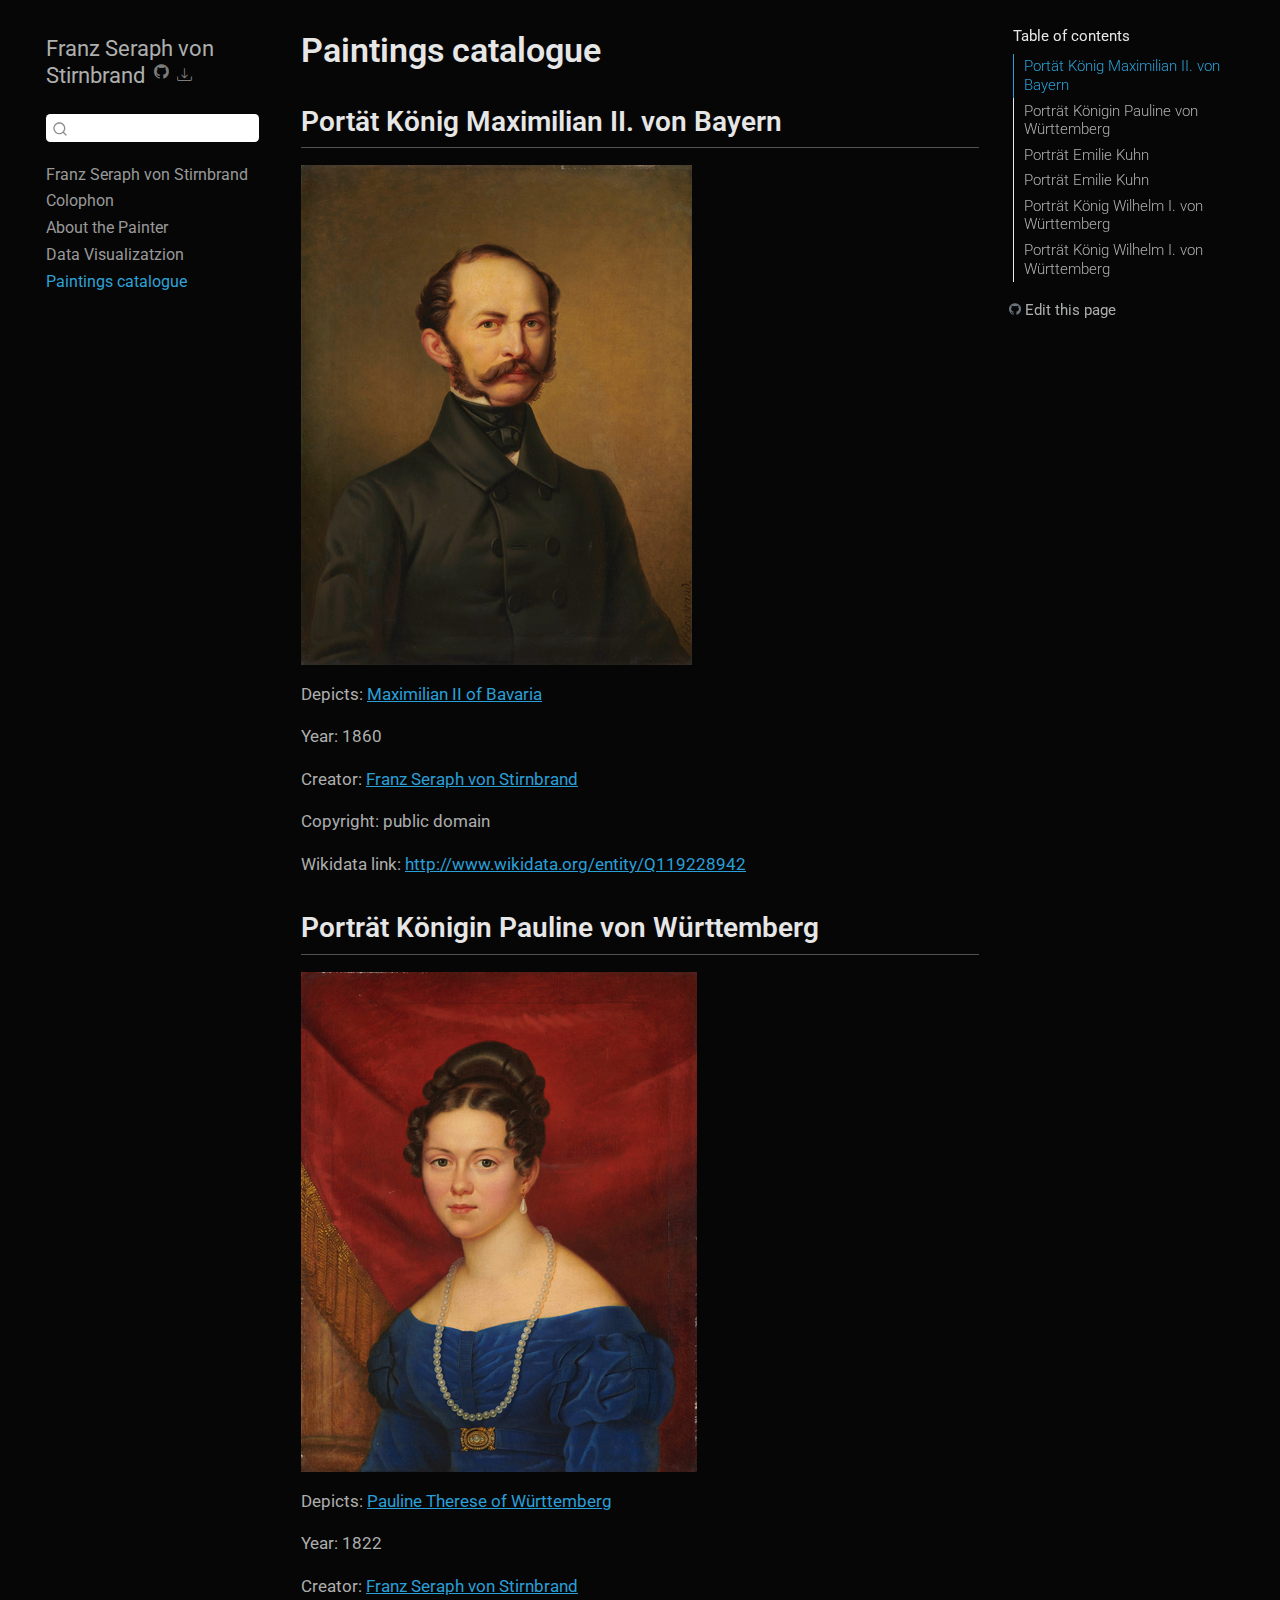
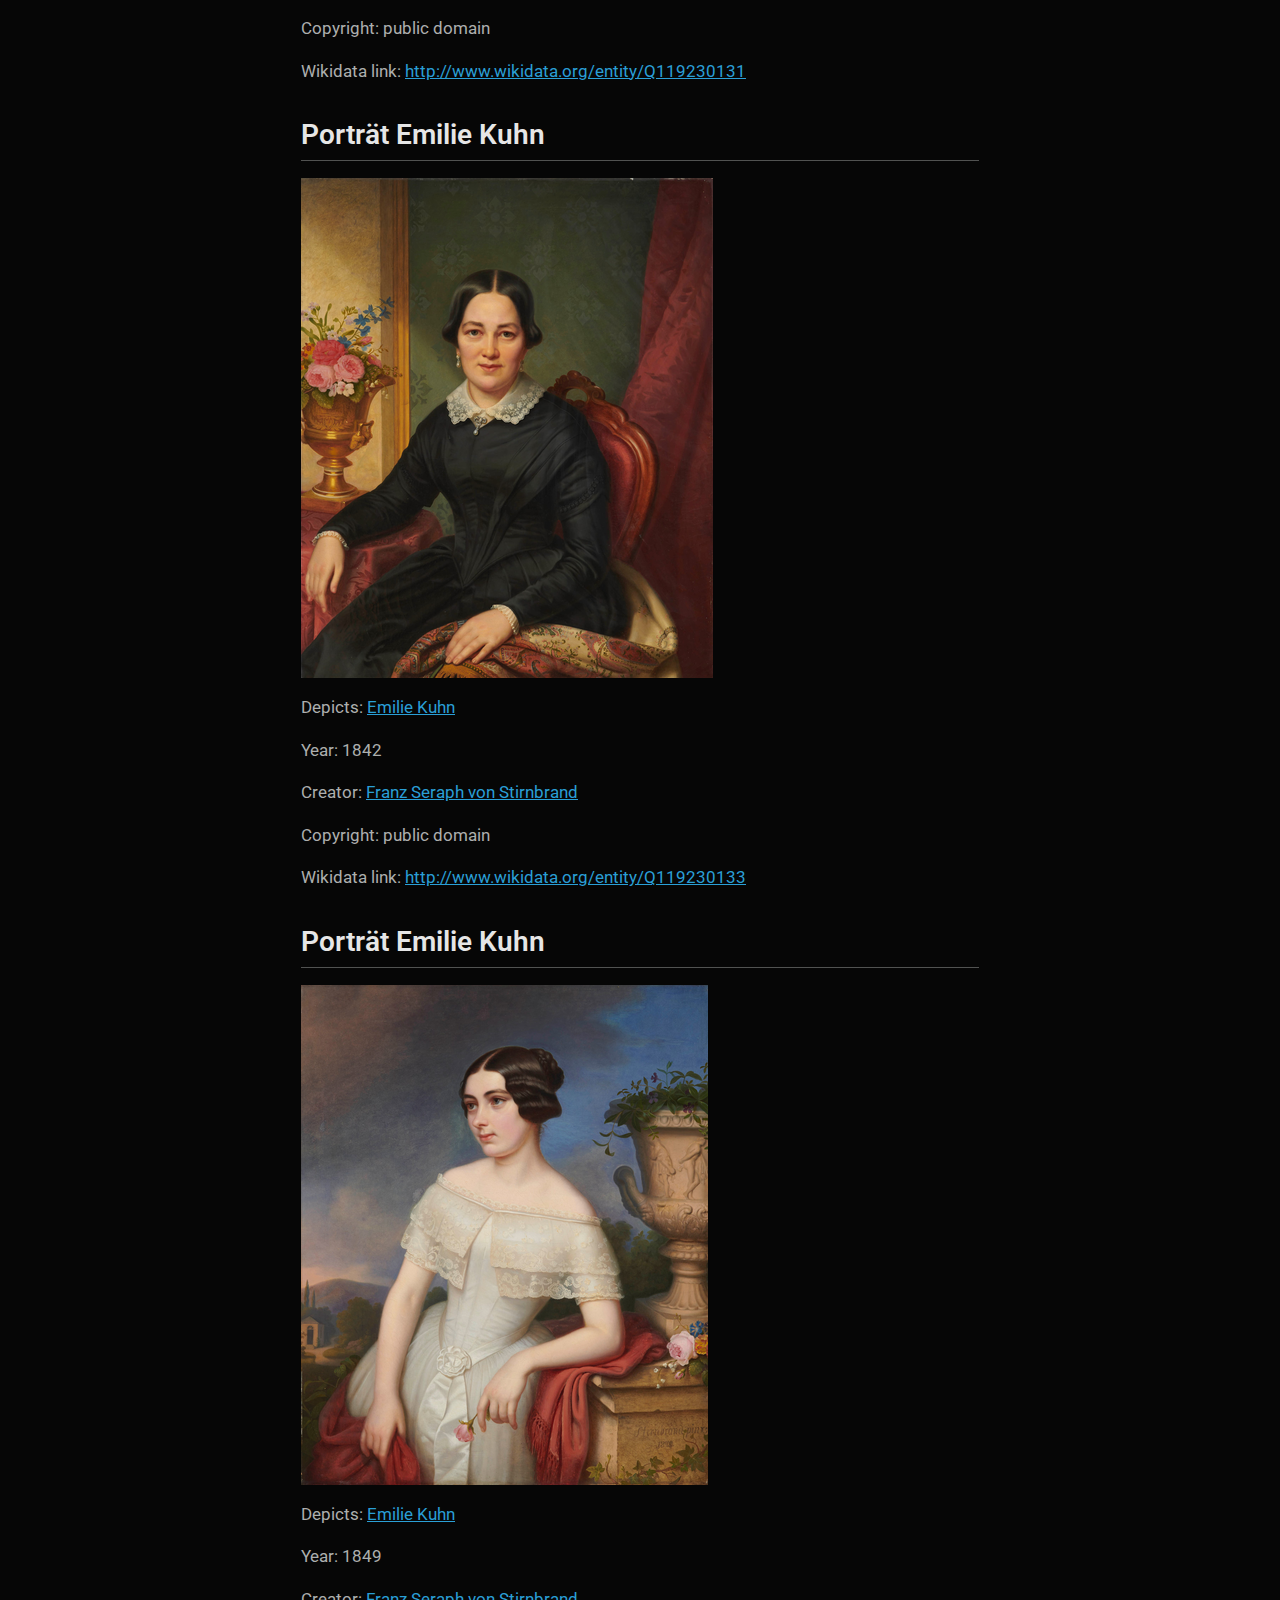
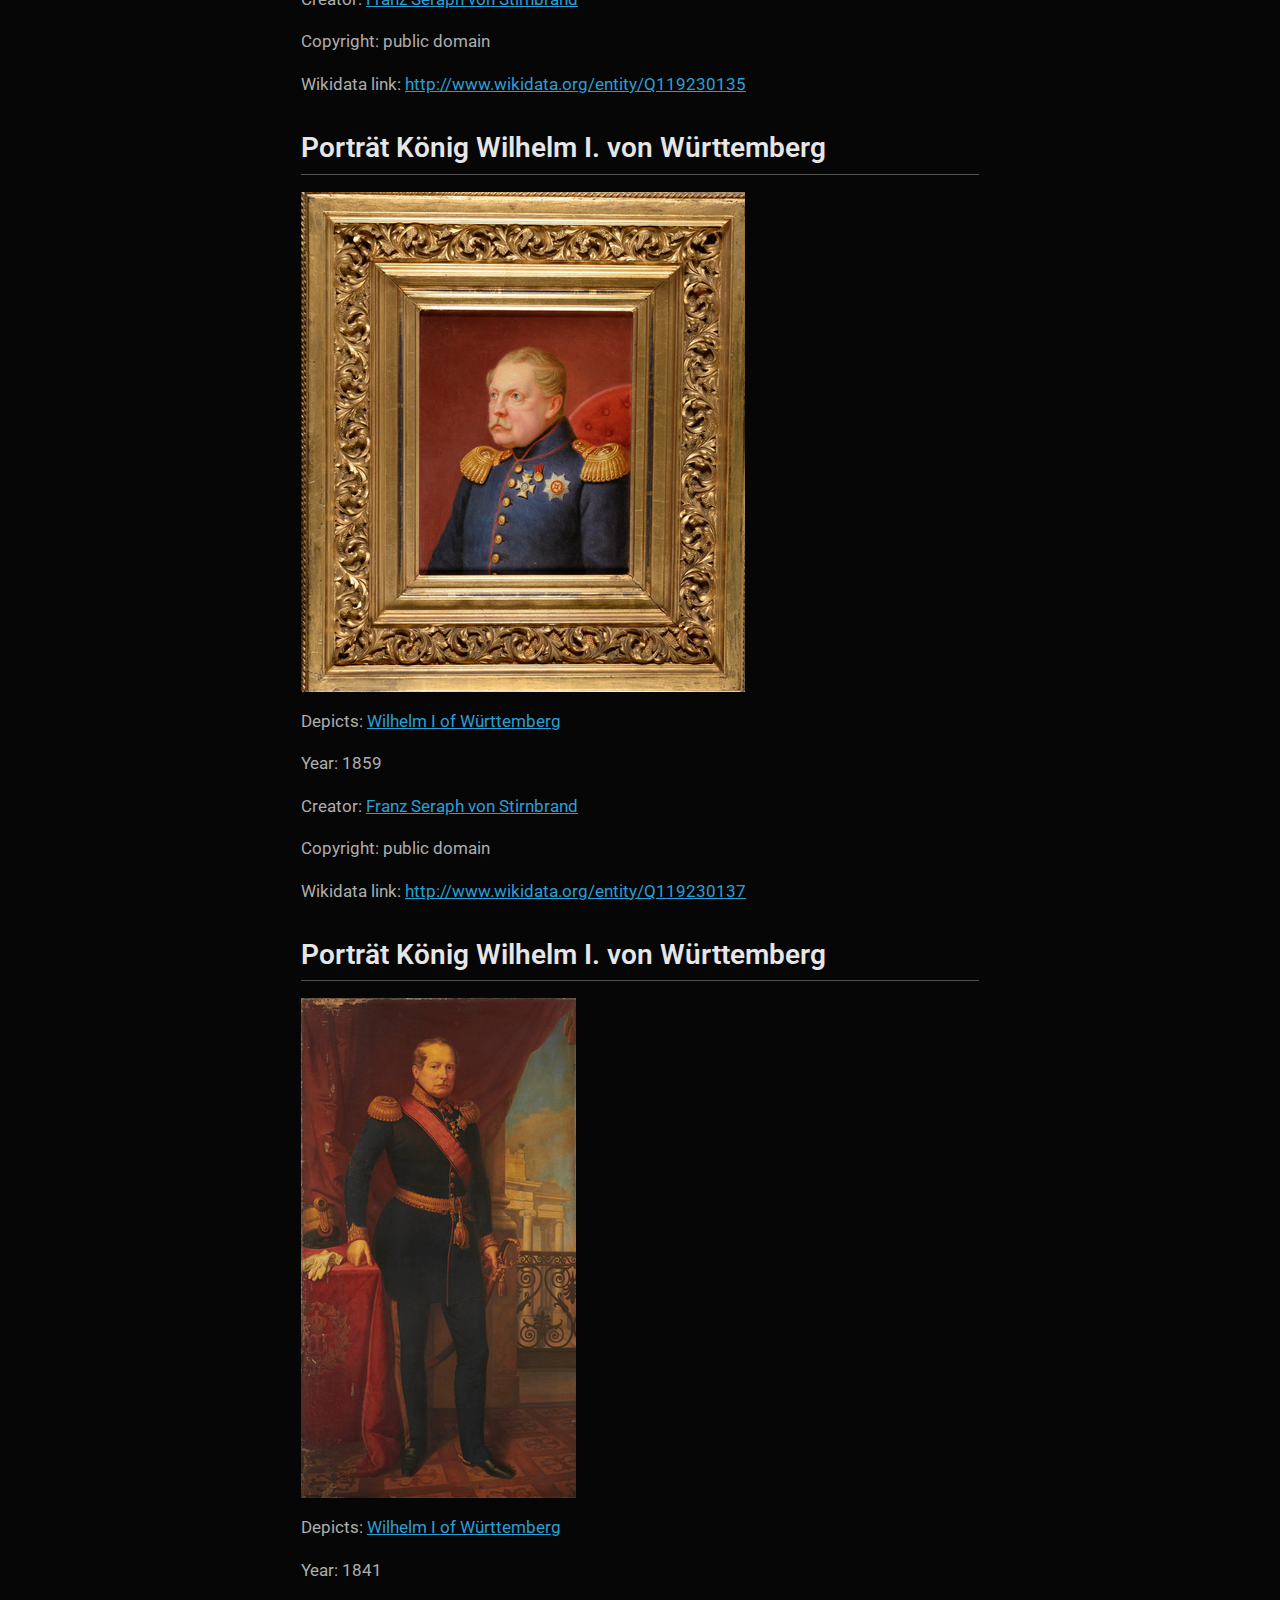
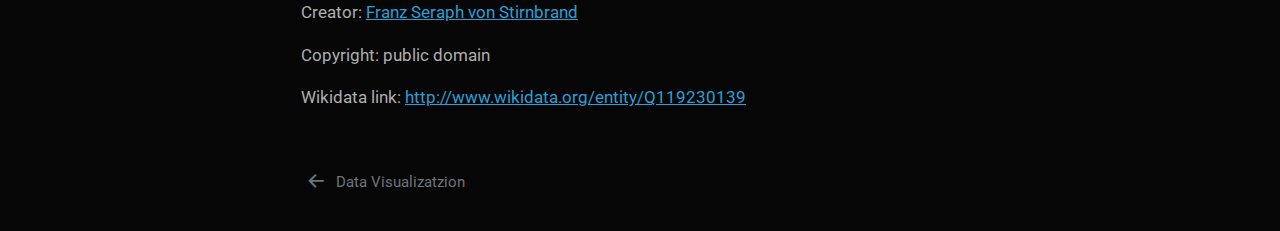
<file: docs/paintings_stirnbrand.html>
<!DOCTYPE html>
<html xmlns="http://www.w3.org/1999/xhtml" lang="en" xml:lang="en"><head>

<meta charset="utf-8">
<meta name="generator" content="quarto-1.3.287">

<meta name="viewport" content="width=device-width, initial-scale=1.0, user-scalable=yes">


<title>Franz Seraph von Stirnbrand - Paintings catalogue</title>
<style>
code{white-space: pre-wrap;}
span.smallcaps{font-variant: small-caps;}
div.columns{display: flex; gap: min(4vw, 1.5em);}
div.column{flex: auto; overflow-x: auto;}
div.hanging-indent{margin-left: 1.5em; text-indent: -1.5em;}
ul.task-list{list-style: none;}
ul.task-list li input[type="checkbox"] {
  width: 0.8em;
  margin: 0 0.8em 0.2em -1em; /* quarto-specific, see https://github.com/quarto-dev/quarto-cli/issues/4556 */ 
  vertical-align: middle;
}
</style>


<script src="site_libs/quarto-nav/quarto-nav.js"></script>
<script src="site_libs/quarto-nav/headroom.min.js"></script>
<script src="site_libs/clipboard/clipboard.min.js"></script>
<script src="site_libs/quarto-search/autocomplete.umd.js"></script>
<script src="site_libs/quarto-search/fuse.min.js"></script>
<script src="site_libs/quarto-search/quarto-search.js"></script>
<meta name="quarto:offset" content="./">
<link href="./dataviz.html" rel="prev">
<script src="site_libs/quarto-html/quarto.js"></script>
<script src="site_libs/quarto-html/popper.min.js"></script>
<script src="site_libs/quarto-html/tippy.umd.min.js"></script>
<script src="site_libs/quarto-html/anchor.min.js"></script>
<link href="site_libs/quarto-html/tippy.css" rel="stylesheet">
<link href="site_libs/quarto-html/quarto-syntax-highlighting-dark.css" rel="stylesheet" id="quarto-text-highlighting-styles">
<script src="site_libs/bootstrap/bootstrap.min.js"></script>
<link href="site_libs/bootstrap/bootstrap-icons.css" rel="stylesheet">
<link href="site_libs/bootstrap/bootstrap.min.css" rel="stylesheet" id="quarto-bootstrap" data-mode="dark">
<script id="quarto-search-options" type="application/json">{
  "location": "sidebar",
  "copy-button": false,
  "collapse-after": 3,
  "panel-placement": "start",
  "type": "textbox",
  "limit": 20,
  "language": {
    "search-no-results-text": "No results",
    "search-matching-documents-text": "matching documents",
    "search-copy-link-title": "Copy link to search",
    "search-hide-matches-text": "Hide additional matches",
    "search-more-match-text": "more match in this document",
    "search-more-matches-text": "more matches in this document",
    "search-clear-button-title": "Clear",
    "search-detached-cancel-button-title": "Cancel",
    "search-submit-button-title": "Submit"
  }
}</script>
<script async="" src="https://hypothes.is/embed.js"></script>


</head>

<body class="nav-sidebar floating">

<div id="quarto-search-results"></div>
  <header id="quarto-header" class="headroom fixed-top">
  <nav class="quarto-secondary-nav">
    <div class="container-fluid d-flex">
      <button type="button" class="quarto-btn-toggle btn" data-bs-toggle="collapse" data-bs-target="#quarto-sidebar,#quarto-sidebar-glass" aria-controls="quarto-sidebar" aria-expanded="false" aria-label="Toggle sidebar navigation" onclick="if (window.quartoToggleHeadroom) { window.quartoToggleHeadroom(); }">
        <i class="bi bi-layout-text-sidebar-reverse"></i>
      </button>
      <nav class="quarto-page-breadcrumbs" aria-label="breadcrumb"><ol class="breadcrumb"><li class="breadcrumb-item"><a href="./paintings_stirnbrand.html"><span class="chapter-number">5</span>&nbsp; <span class="chapter-title">Paintings catalogue</span></a></li></ol></nav>
      <a class="flex-grow-1" role="button" data-bs-toggle="collapse" data-bs-target="#quarto-sidebar,#quarto-sidebar-glass" aria-controls="quarto-sidebar" aria-expanded="false" aria-label="Toggle sidebar navigation" onclick="if (window.quartoToggleHeadroom) { window.quartoToggleHeadroom(); }">      
      </a>
      <button type="button" class="btn quarto-search-button" aria-label="Search" onclick="window.quartoOpenSearch();">
        <i class="bi bi-search"></i>
      </button>
    </div>
  </nav>
</header>
<!-- content -->
<div id="quarto-content" class="quarto-container page-columns page-rows-contents page-layout-article">
<!-- sidebar -->
  <nav id="quarto-sidebar" class="sidebar collapse collapse-horizontal sidebar-navigation floating overflow-auto">
    <div class="pt-lg-2 mt-2 text-left sidebar-header">
    <div class="sidebar-title mb-0 py-0">
      <a href="./">Franz Seraph von Stirnbrand</a> 
        <div class="sidebar-tools-main">
    <a href="https://github.com/Janacnl/catalogue-003" title="Source Code" class="quarto-navigation-tool px-1" aria-label="Source Code"><i class="bi bi-github"></i></a>
    <div class="dropdown">
      <a href="" title="Download" id="quarto-navigation-tool-dropdown-0" class="quarto-navigation-tool dropdown-toggle px-1" data-bs-toggle="dropdown" aria-expanded="false" aria-label="Download"><i class="bi bi-download"></i></a>
      <ul class="dropdown-menu" aria-labelledby="quarto-navigation-tool-dropdown-0">
          <li>
            <a class="dropdown-item sidebar-tools-main-item" href="./Franz-Seraph-von-Stirnbrand.pdf">
              <i class="bi bi-bi-file-pdf pe-1"></i>
            Download PDF
            </a>
          </li>
          <li>
            <a class="dropdown-item sidebar-tools-main-item" href="./Franz-Seraph-von-Stirnbrand.docx">
              <i class="bi bi-bi-file-word pe-1"></i>
            Download Docx
            </a>
          </li>
          <li>
            <a class="dropdown-item sidebar-tools-main-item" href="./Franz-Seraph-von-Stirnbrand.epub">
              <i class="bi bi-bi-journal pe-1"></i>
            Download ePub
            </a>
          </li>
      </ul>
    </div>
</div>
    </div>
      </div>
        <div class="mt-2 flex-shrink-0 align-items-center">
        <div class="sidebar-search">
        <div id="quarto-search" class="" title="Search"></div>
        </div>
        </div>
    <div class="sidebar-menu-container"> 
    <ul class="list-unstyled mt-1">
        <li class="sidebar-item">
  <div class="sidebar-item-container"> 
  <a href="./index.html" class="sidebar-item-text sidebar-link"><span class="chapter-title">Franz Seraph von Stirnbrand</span></a>
  </div>
</li>
        <li class="sidebar-item">
  <div class="sidebar-item-container"> 
  <a href="./colophon.html" class="sidebar-item-text sidebar-link"><span class="chapter-title">Colophon</span></a>
  </div>
</li>
        <li class="sidebar-item">
  <div class="sidebar-item-container"> 
  <a href="./collection003.html" class="sidebar-item-text sidebar-link"><span class="chapter-title">About the Painter</span></a>
  </div>
</li>
        <li class="sidebar-item">
  <div class="sidebar-item-container"> 
  <a href="./dataviz.html" class="sidebar-item-text sidebar-link"><span class="chapter-title">Data Visualizatzion</span></a>
  </div>
</li>
        <li class="sidebar-item">
  <div class="sidebar-item-container"> 
  <a href="./paintings_stirnbrand.html" class="sidebar-item-text sidebar-link active"><span class="chapter-title">Paintings catalogue</span></a>
  </div>
</li>
    </ul>
    </div>
</nav>
<div id="quarto-sidebar-glass" data-bs-toggle="collapse" data-bs-target="#quarto-sidebar,#quarto-sidebar-glass"></div>
<!-- margin-sidebar -->
    <div id="quarto-margin-sidebar" class="sidebar margin-sidebar">
        <nav id="TOC" role="doc-toc" class="toc-active">
    <h2 id="toc-title">Table of contents</h2>
   
  <ul>
  <li><a href="#portät-könig-maximilian-ii.-von-bayern" id="toc-portät-könig-maximilian-ii.-von-bayern" class="nav-link active" data-scroll-target="#portät-könig-maximilian-ii.-von-bayern">Portät König Maximilian II. von Bayern</a></li>
  <li><a href="#porträt-königin-pauline-von-württemberg" id="toc-porträt-königin-pauline-von-württemberg" class="nav-link" data-scroll-target="#porträt-königin-pauline-von-württemberg">Porträt Königin Pauline von Württemberg</a></li>
  <li><a href="#porträt-emilie-kuhn" id="toc-porträt-emilie-kuhn" class="nav-link" data-scroll-target="#porträt-emilie-kuhn">Porträt Emilie Kuhn</a></li>
  <li><a href="#porträt-emilie-kuhn-1" id="toc-porträt-emilie-kuhn-1" class="nav-link" data-scroll-target="#porträt-emilie-kuhn-1">Porträt Emilie Kuhn</a></li>
  <li><a href="#porträt-könig-wilhelm-i.-von-württemberg" id="toc-porträt-könig-wilhelm-i.-von-württemberg" class="nav-link" data-scroll-target="#porträt-könig-wilhelm-i.-von-württemberg">Porträt König Wilhelm I. von Württemberg</a></li>
  <li><a href="#porträt-könig-wilhelm-i.-von-württemberg-1" id="toc-porträt-könig-wilhelm-i.-von-württemberg-1" class="nav-link" data-scroll-target="#porträt-könig-wilhelm-i.-von-württemberg-1">Porträt König Wilhelm I. von Württemberg</a></li>
  </ul>
<div class="toc-actions"><div><i class="bi bi-github"></i></div><div class="action-links"><p><a href="https://github.dev/Janacnl/catalogue-003/blob/main/paintings_stirnbrand.ipynb" class="toc-action">Edit this page</a></p></div></div></nav>
    </div>
<!-- main -->
<main class="content" id="quarto-document-content">

<header id="title-block-header" class="quarto-title-block default">
<div class="quarto-title">
<h1 class="title"><span class="chapter-title">Paintings catalogue</span></h1>
</div>



<div class="quarto-title-meta">

    
  
    
  </div>
  

</header>

<section id="portät-könig-maximilian-ii.-von-bayern" class="level2">
<h2 class="anchored" data-anchor-id="portät-könig-maximilian-ii.-von-bayern">Portät König Maximilian II. von Bayern</h2>
<p><img src="paintings_stirnbrand_files/figure-html/cell-2-output-2.png" class="quarto-discovered-preview-image img-fluid"></p>
<p>Depicts: <a href="http://www.wikidata.org/entity/Q44530">Maximilian II of Bavaria</a></p>
<p>Year: 1860</p>
<p>Creator: <a href="http://www.wikidata.org/entity/Q119228937">Franz Seraph von Stirnbrand</a></p>
<p>Copyright: public domain</p>
<p>Wikidata link: <a href="http://www.wikidata.org/entity/Q119228942">http://www.wikidata.org/entity/Q119228942</a></p>
</section>
<section id="porträt-königin-pauline-von-württemberg" class="level2">
<h2 class="anchored" data-anchor-id="porträt-königin-pauline-von-württemberg">Porträt Königin Pauline von Württemberg</h2>
<p><img src="paintings_stirnbrand_files/figure-html/cell-2-output-4.png" class="img-fluid"></p>
<p>Depicts: <a href="http://www.wikidata.org/entity/Q234703">Pauline Therese of Württemberg</a></p>
<p>Year: 1822</p>
<p>Creator: <a href="http://www.wikidata.org/entity/Q119228937">Franz Seraph von Stirnbrand</a></p>
<p>Copyright: public domain</p>
<p>Wikidata link: <a href="http://www.wikidata.org/entity/Q119230131">http://www.wikidata.org/entity/Q119230131</a></p>
</section>
<section id="porträt-emilie-kuhn" class="level2">
<h2 class="anchored" data-anchor-id="porträt-emilie-kuhn">Porträt Emilie Kuhn</h2>
<p><img src="paintings_stirnbrand_files/figure-html/cell-2-output-6.png" class="img-fluid"></p>
<p>Depicts: <a href="http://www.wikidata.org/entity/Q16467572">Emilie Kuhn</a></p>
<p>Year: 1842</p>
<p>Creator: <a href="http://www.wikidata.org/entity/Q119228937">Franz Seraph von Stirnbrand</a></p>
<p>Copyright: public domain</p>
<p>Wikidata link: <a href="http://www.wikidata.org/entity/Q119230133">http://www.wikidata.org/entity/Q119230133</a></p>
</section>
<section id="porträt-emilie-kuhn-1" class="level2">
<h2 class="anchored" data-anchor-id="porträt-emilie-kuhn-1">Porträt Emilie Kuhn</h2>
<p><img src="paintings_stirnbrand_files/figure-html/cell-2-output-8.png" class="img-fluid"></p>
<p>Depicts: <a href="http://www.wikidata.org/entity/Q16467572">Emilie Kuhn</a></p>
<p>Year: 1849</p>
<p>Creator: <a href="http://www.wikidata.org/entity/Q119228937">Franz Seraph von Stirnbrand</a></p>
<p>Copyright: public domain</p>
<p>Wikidata link: <a href="http://www.wikidata.org/entity/Q119230135">http://www.wikidata.org/entity/Q119230135</a></p>
</section>
<section id="porträt-könig-wilhelm-i.-von-württemberg" class="level2">
<h2 class="anchored" data-anchor-id="porträt-könig-wilhelm-i.-von-württemberg">Porträt König Wilhelm I. von Württemberg</h2>
<p><img src="paintings_stirnbrand_files/figure-html/cell-2-output-10.png" class="img-fluid"></p>
<p>Depicts: <a href="http://www.wikidata.org/entity/Q170398">Wilhelm I of Württemberg</a></p>
<p>Year: 1859</p>
<p>Creator: <a href="http://www.wikidata.org/entity/Q119228937">Franz Seraph von Stirnbrand</a></p>
<p>Copyright: public domain</p>
<p>Wikidata link: <a href="http://www.wikidata.org/entity/Q119230137">http://www.wikidata.org/entity/Q119230137</a></p>
</section>
<section id="porträt-könig-wilhelm-i.-von-württemberg-1" class="level2">
<h2 class="anchored" data-anchor-id="porträt-könig-wilhelm-i.-von-württemberg-1">Porträt König Wilhelm I. von Württemberg</h2>
<p><img src="paintings_stirnbrand_files/figure-html/cell-2-output-12.png" class="img-fluid"></p>
<p>Depicts: <a href="http://www.wikidata.org/entity/Q170398">Wilhelm I of Württemberg</a></p>
<p>Year: 1841</p>
<p>Creator: <a href="http://www.wikidata.org/entity/Q119228937">Franz Seraph von Stirnbrand</a></p>
<p>Copyright: public domain</p>
<p>Wikidata link: <a href="http://www.wikidata.org/entity/Q119230139">http://www.wikidata.org/entity/Q119230139</a></p>


</section>

</main> <!-- /main -->
<script id="quarto-html-after-body" type="application/javascript">
window.document.addEventListener("DOMContentLoaded", function (event) {
  const toggleBodyColorMode = (bsSheetEl) => {
    const mode = bsSheetEl.getAttribute("data-mode");
    const bodyEl = window.document.querySelector("body");
    if (mode === "dark") {
      bodyEl.classList.add("quarto-dark");
      bodyEl.classList.remove("quarto-light");
    } else {
      bodyEl.classList.add("quarto-light");
      bodyEl.classList.remove("quarto-dark");
    }
  }
  const toggleBodyColorPrimary = () => {
    const bsSheetEl = window.document.querySelector("link#quarto-bootstrap");
    if (bsSheetEl) {
      toggleBodyColorMode(bsSheetEl);
    }
  }
  toggleBodyColorPrimary();  
  const icon = "";
  const anchorJS = new window.AnchorJS();
  anchorJS.options = {
    placement: 'right',
    icon: icon
  };
  anchorJS.add('.anchored');
  const isCodeAnnotation = (el) => {
    for (const clz of el.classList) {
      if (clz.startsWith('code-annotation-')) {                     
        return true;
      }
    }
    return false;
  }
  const clipboard = new window.ClipboardJS('.code-copy-button', {
    text: function(trigger) {
      const codeEl = trigger.previousElementSibling.cloneNode(true);
      for (const childEl of codeEl.children) {
        if (isCodeAnnotation(childEl)) {
          childEl.remove();
        }
      }
      return codeEl.innerText;
    }
  });
  clipboard.on('success', function(e) {
    // button target
    const button = e.trigger;
    // don't keep focus
    button.blur();
    // flash "checked"
    button.classList.add('code-copy-button-checked');
    var currentTitle = button.getAttribute("title");
    button.setAttribute("title", "Copied!");
    let tooltip;
    if (window.bootstrap) {
      button.setAttribute("data-bs-toggle", "tooltip");
      button.setAttribute("data-bs-placement", "left");
      button.setAttribute("data-bs-title", "Copied!");
      tooltip = new bootstrap.Tooltip(button, 
        { trigger: "manual", 
          customClass: "code-copy-button-tooltip",
          offset: [0, -8]});
      tooltip.show();    
    }
    setTimeout(function() {
      if (tooltip) {
        tooltip.hide();
        button.removeAttribute("data-bs-title");
        button.removeAttribute("data-bs-toggle");
        button.removeAttribute("data-bs-placement");
      }
      button.setAttribute("title", currentTitle);
      button.classList.remove('code-copy-button-checked');
    }, 1000);
    // clear code selection
    e.clearSelection();
  });
  function tippyHover(el, contentFn) {
    const config = {
      allowHTML: true,
      content: contentFn,
      maxWidth: 500,
      delay: 100,
      arrow: false,
      appendTo: function(el) {
          return el.parentElement;
      },
      interactive: true,
      interactiveBorder: 10,
      theme: 'quarto',
      placement: 'bottom-start'
    };
    window.tippy(el, config); 
  }
  const noterefs = window.document.querySelectorAll('a[role="doc-noteref"]');
  for (var i=0; i<noterefs.length; i++) {
    const ref = noterefs[i];
    tippyHover(ref, function() {
      // use id or data attribute instead here
      let href = ref.getAttribute('data-footnote-href') || ref.getAttribute('href');
      try { href = new URL(href).hash; } catch {}
      const id = href.replace(/^#\/?/, "");
      const note = window.document.getElementById(id);
      return note.innerHTML;
    });
  }
      let selectedAnnoteEl;
      const selectorForAnnotation = ( cell, annotation) => {
        let cellAttr = 'data-code-cell="' + cell + '"';
        let lineAttr = 'data-code-annotation="' +  annotation + '"';
        const selector = 'span[' + cellAttr + '][' + lineAttr + ']';
        return selector;
      }
      const selectCodeLines = (annoteEl) => {
        const doc = window.document;
        const targetCell = annoteEl.getAttribute("data-target-cell");
        const targetAnnotation = annoteEl.getAttribute("data-target-annotation");
        const annoteSpan = window.document.querySelector(selectorForAnnotation(targetCell, targetAnnotation));
        const lines = annoteSpan.getAttribute("data-code-lines").split(",");
        const lineIds = lines.map((line) => {
          return targetCell + "-" + line;
        })
        let top = null;
        let height = null;
        let parent = null;
        if (lineIds.length > 0) {
            //compute the position of the single el (top and bottom and make a div)
            const el = window.document.getElementById(lineIds[0]);
            top = el.offsetTop;
            height = el.offsetHeight;
            parent = el.parentElement.parentElement;
          if (lineIds.length > 1) {
            const lastEl = window.document.getElementById(lineIds[lineIds.length - 1]);
            const bottom = lastEl.offsetTop + lastEl.offsetHeight;
            height = bottom - top;
          }
          if (top !== null && height !== null && parent !== null) {
            // cook up a div (if necessary) and position it 
            let div = window.document.getElementById("code-annotation-line-highlight");
            if (div === null) {
              div = window.document.createElement("div");
              div.setAttribute("id", "code-annotation-line-highlight");
              div.style.position = 'absolute';
              parent.appendChild(div);
            }
            div.style.top = top - 2 + "px";
            div.style.height = height + 4 + "px";
            let gutterDiv = window.document.getElementById("code-annotation-line-highlight-gutter");
            if (gutterDiv === null) {
              gutterDiv = window.document.createElement("div");
              gutterDiv.setAttribute("id", "code-annotation-line-highlight-gutter");
              gutterDiv.style.position = 'absolute';
              const codeCell = window.document.getElementById(targetCell);
              const gutter = codeCell.querySelector('.code-annotation-gutter');
              gutter.appendChild(gutterDiv);
            }
            gutterDiv.style.top = top - 2 + "px";
            gutterDiv.style.height = height + 4 + "px";
          }
          selectedAnnoteEl = annoteEl;
        }
      };
      const unselectCodeLines = () => {
        const elementsIds = ["code-annotation-line-highlight", "code-annotation-line-highlight-gutter"];
        elementsIds.forEach((elId) => {
          const div = window.document.getElementById(elId);
          if (div) {
            div.remove();
          }
        });
        selectedAnnoteEl = undefined;
      };
      // Attach click handler to the DT
      const annoteDls = window.document.querySelectorAll('dt[data-target-cell]');
      for (const annoteDlNode of annoteDls) {
        annoteDlNode.addEventListener('click', (event) => {
          const clickedEl = event.target;
          if (clickedEl !== selectedAnnoteEl) {
            unselectCodeLines();
            const activeEl = window.document.querySelector('dt[data-target-cell].code-annotation-active');
            if (activeEl) {
              activeEl.classList.remove('code-annotation-active');
            }
            selectCodeLines(clickedEl);
            clickedEl.classList.add('code-annotation-active');
          } else {
            // Unselect the line
            unselectCodeLines();
            clickedEl.classList.remove('code-annotation-active');
          }
        });
      }
  const findCites = (el) => {
    const parentEl = el.parentElement;
    if (parentEl) {
      const cites = parentEl.dataset.cites;
      if (cites) {
        return {
          el,
          cites: cites.split(' ')
        };
      } else {
        return findCites(el.parentElement)
      }
    } else {
      return undefined;
    }
  };
  var bibliorefs = window.document.querySelectorAll('a[role="doc-biblioref"]');
  for (var i=0; i<bibliorefs.length; i++) {
    const ref = bibliorefs[i];
    const citeInfo = findCites(ref);
    if (citeInfo) {
      tippyHover(citeInfo.el, function() {
        var popup = window.document.createElement('div');
        citeInfo.cites.forEach(function(cite) {
          var citeDiv = window.document.createElement('div');
          citeDiv.classList.add('hanging-indent');
          citeDiv.classList.add('csl-entry');
          var biblioDiv = window.document.getElementById('ref-' + cite);
          if (biblioDiv) {
            citeDiv.innerHTML = biblioDiv.innerHTML;
          }
          popup.appendChild(citeDiv);
        });
        return popup.innerHTML;
      });
    }
  }
});
</script>
<nav class="page-navigation">
  <div class="nav-page nav-page-previous">
      <a href="./dataviz.html" class="pagination-link">
        <i class="bi bi-arrow-left-short"></i> <span class="nav-page-text"><span class="chapter-title">Data Visualizatzion</span></span>
      </a>          
  </div>
  <div class="nav-page nav-page-next">
  </div>
</nav>
</div> <!-- /content -->



</body></html>
</file>
<file: docs/site_libs/quarto-html/tippy.css>
.tippy-box[data-animation=fade][data-state=hidden]{opacity:0}[data-tippy-root]{max-width:calc(100vw - 10px)}.tippy-box{position:relative;background-color:#333;color:#fff;border-radius:4px;font-size:14px;line-height:1.4;white-space:normal;outline:0;transition-property:transform,visibility,opacity}.tippy-box[data-placement^=top]>.tippy-arrow{bottom:0}.tippy-box[data-placement^=top]>.tippy-arrow:before{bottom:-7px;left:0;border-width:8px 8px 0;border-top-color:initial;transform-origin:center top}.tippy-box[data-placement^=bottom]>.tippy-arrow{top:0}.tippy-box[data-placement^=bottom]>.tippy-arrow:before{top:-7px;left:0;border-width:0 8px 8px;border-bottom-color:initial;transform-origin:center bottom}.tippy-box[data-placement^=left]>.tippy-arrow{right:0}.tippy-box[data-placement^=left]>.tippy-arrow:before{border-width:8px 0 8px 8px;border-left-color:initial;right:-7px;transform-origin:center left}.tippy-box[data-placement^=right]>.tippy-arrow{left:0}.tippy-box[data-placement^=right]>.tippy-arrow:before{left:-7px;border-width:8px 8px 8px 0;border-right-color:initial;transform-origin:center right}.tippy-box[data-inertia][data-state=visible]{transition-timing-function:cubic-bezier(.54,1.5,.38,1.11)}.tippy-arrow{width:16px;height:16px;color:#333}.tippy-arrow:before{content:"";position:absolute;border-color:transparent;border-style:solid}.tippy-content{position:relative;padding:5px 9px;z-index:1}
</file>
<file: docs/site_libs/quarto-html/quarto-syntax-highlighting-dark.css>
/* quarto syntax highlight colors */
:root {
  --quarto-hl-al-color: #f07178;
  --quarto-hl-an-color: #d4d0ab;
  --quarto-hl-at-color: #00e0e0;
  --quarto-hl-bn-color: #d4d0ab;
  --quarto-hl-bu-color: #abe338;
  --quarto-hl-ch-color: #abe338;
  --quarto-hl-co-color: #f8f8f2;
  --quarto-hl-cv-color: #ffd700;
  --quarto-hl-cn-color: #ffd700;
  --quarto-hl-cf-color: #ffa07a;
  --quarto-hl-dt-color: #ffa07a;
  --quarto-hl-dv-color: #d4d0ab;
  --quarto-hl-do-color: #f8f8f2;
  --quarto-hl-er-color: #f07178;
  --quarto-hl-ex-color: #00e0e0;
  --quarto-hl-fl-color: #d4d0ab;
  --quarto-hl-fu-color: #ffa07a;
  --quarto-hl-im-color: #abe338;
  --quarto-hl-in-color: #d4d0ab;
  --quarto-hl-kw-color: #ffa07a;
  --quarto-hl-op-color: #ffa07a;
  --quarto-hl-ot-color: #00e0e0;
  --quarto-hl-pp-color: #dcc6e0;
  --quarto-hl-re-color: #00e0e0;
  --quarto-hl-sc-color: #abe338;
  --quarto-hl-ss-color: #abe338;
  --quarto-hl-st-color: #abe338;
  --quarto-hl-va-color: #00e0e0;
  --quarto-hl-vs-color: #abe338;
  --quarto-hl-wa-color: #dcc6e0;
}

/* other quarto variables */
:root {
  --quarto-font-monospace: SFMono-Regular, Menlo, Monaco, Consolas, "Liberation Mono", "Courier New", monospace;
}

code span.al {
  background-color: #2a0f15;
  font-weight: bold;
  color: #f07178;
}

code span.an {
  color: #d4d0ab;
}

code span.at {
  color: #00e0e0;
}

code span.bn {
  color: #d4d0ab;
}

code span.bu {
  color: #abe338;
}

code span.ch {
  color: #abe338;
}

code span.co {
  font-style: italic;
  color: #f8f8f2;
}

code span.cv {
  color: #ffd700;
}

code span.cn {
  color: #ffd700;
}

code span.cf {
  font-weight: bold;
  color: #ffa07a;
}

code span.dt {
  color: #ffa07a;
}

code span.dv {
  color: #d4d0ab;
}

code span.do {
  color: #f8f8f2;
}

code span.er {
  color: #f07178;
  text-decoration: underline;
}

code span.ex {
  font-weight: bold;
  color: #00e0e0;
}

code span.fl {
  color: #d4d0ab;
}

code span.fu {
  color: #ffa07a;
}

code span.im {
  color: #abe338;
}

code span.in {
  color: #d4d0ab;
}

code span.kw {
  font-weight: bold;
  color: #ffa07a;
}

pre > code.sourceCode > span {
  color: #f8f8f2;
}

code span {
  color: #f8f8f2;
}

code.sourceCode > span {
  color: #f8f8f2;
}

div.sourceCode,
div.sourceCode pre.sourceCode {
  color: #f8f8f2;
}

code span.op {
  color: #ffa07a;
}

code span.ot {
  color: #00e0e0;
}

code span.pp {
  color: #dcc6e0;
}

code span.re {
  background-color: #f8f8f2;
  color: #00e0e0;
}

code span.sc {
  color: #abe338;
}

code span.ss {
  color: #abe338;
}

code span.st {
  color: #abe338;
}

code span.va {
  color: #00e0e0;
}

code span.vs {
  color: #abe338;
}

code span.wa {
  color: #dcc6e0;
}

.prevent-inlining {
  content: "</";
}

/*# sourceMappingURL=935a306eefa94366c21e1a970dddb765.css.map */
</file>
